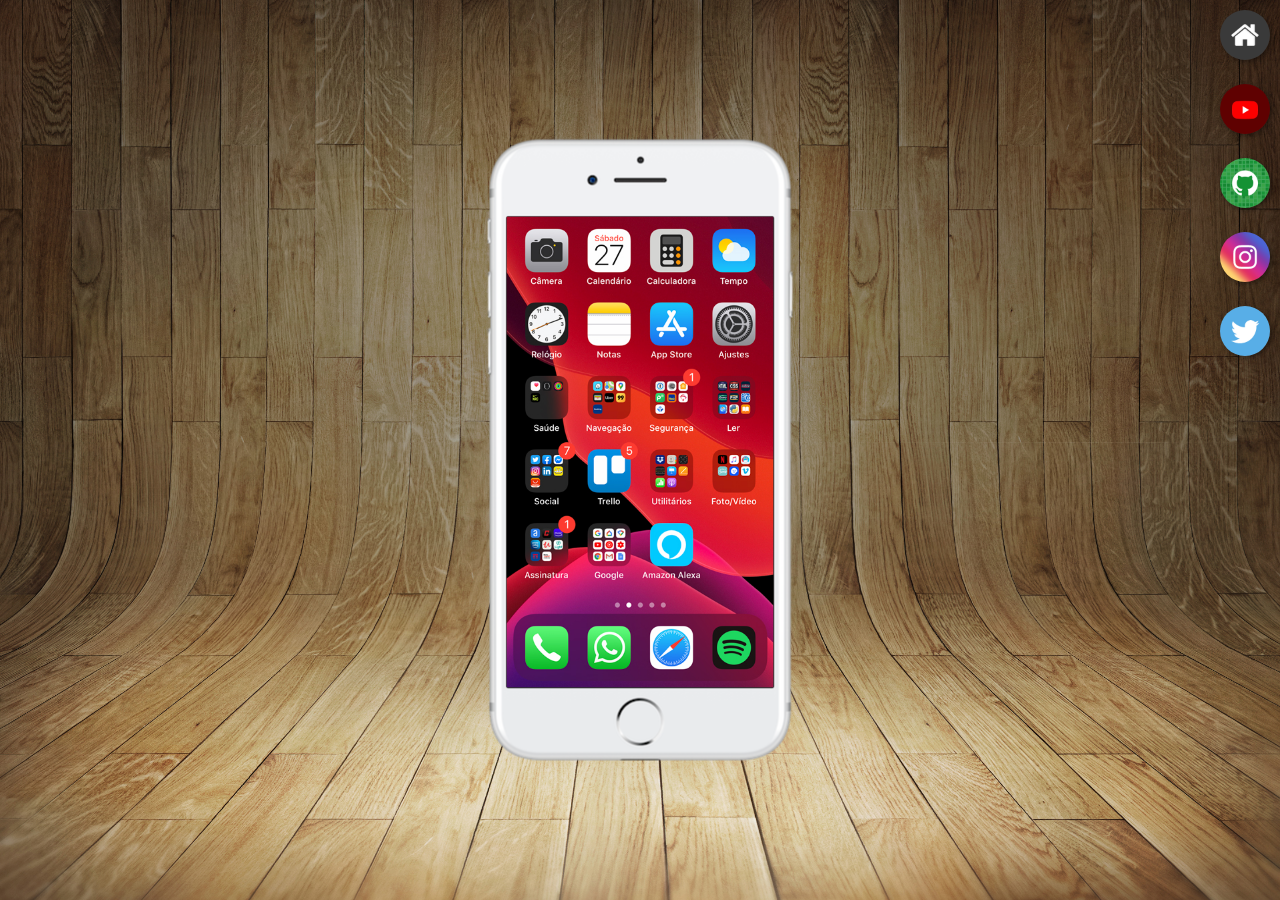
<file: index.html>
<!DOCTYPE html>
<html lang="pt-br">
<head>
    <meta charset="UTF-8">
    <meta name="viewport" content="width=device-width, initial-scale=1.0">
    <link rel="shortcut icon" href="favicon.ico" type="image/x-icon">
    <link rel="stylesheet" href="/style/style.css">
    <title>Projeto Redes Socias</title>
</head>
<body>
    <main>
        <section id="telefone">
            <iframe src="home.html" name="tela" id="tela" frameborder="0">
                Seu navegador não é campatível com isso
            </iframe> 
        </section>
        <section id="redes-sociais">
            <a href="home.html" target="tela"> <img src="imagens/logo-home.jpg" alt=""></a><br>
            <a href="youtube.html" target="tela"><img src="imagens/logo-youtube.jpg" alt=""></a><br>
            <a href="github.html" target="tela"> <img src="imagens/logo-github.jpg" alt=""></a><br>
            <a href="insta.html" target="tela"><img src="imagens/logo-instagram.jpg" alt=""></a><br>
            <a href="twitter.html" target="tela"> <img src="imagens/logo-twitter.jpg" alt=""> </a><br>
        </section>
    </main>
</body>
</html>
</file>
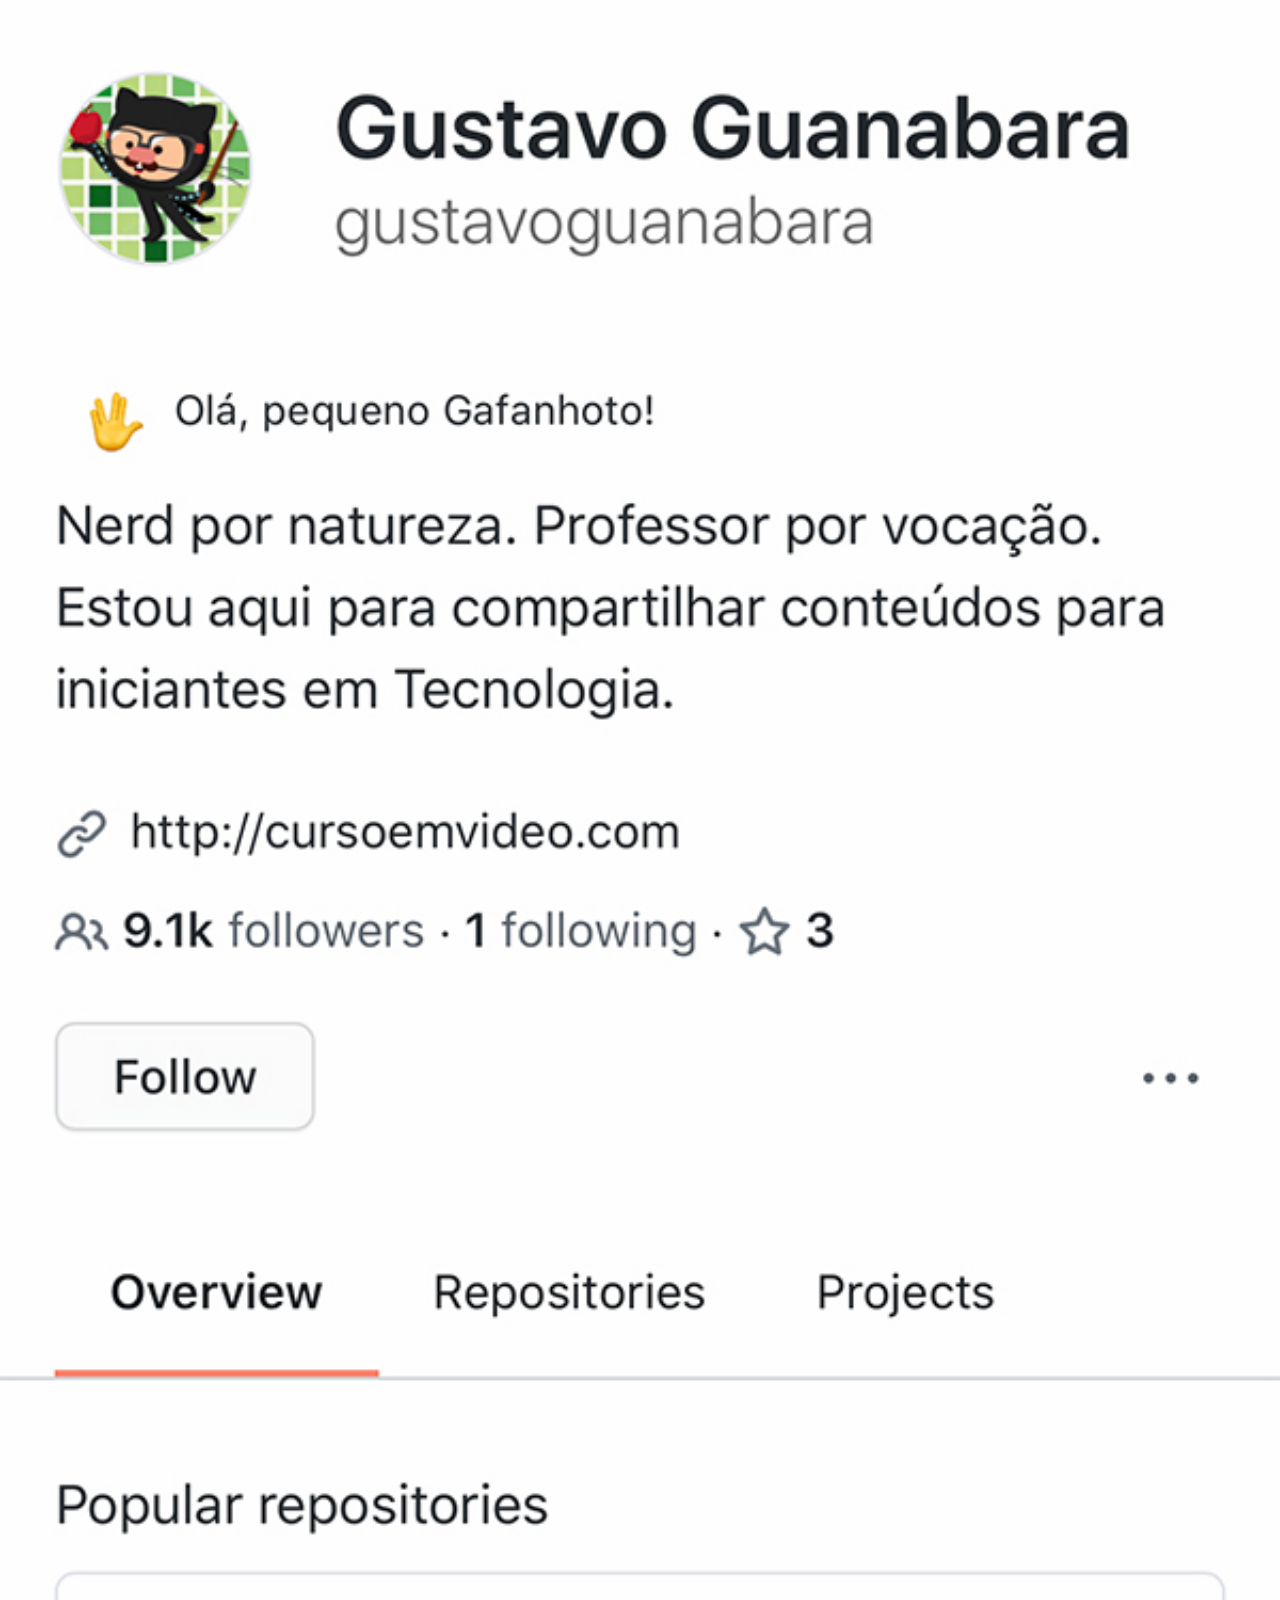
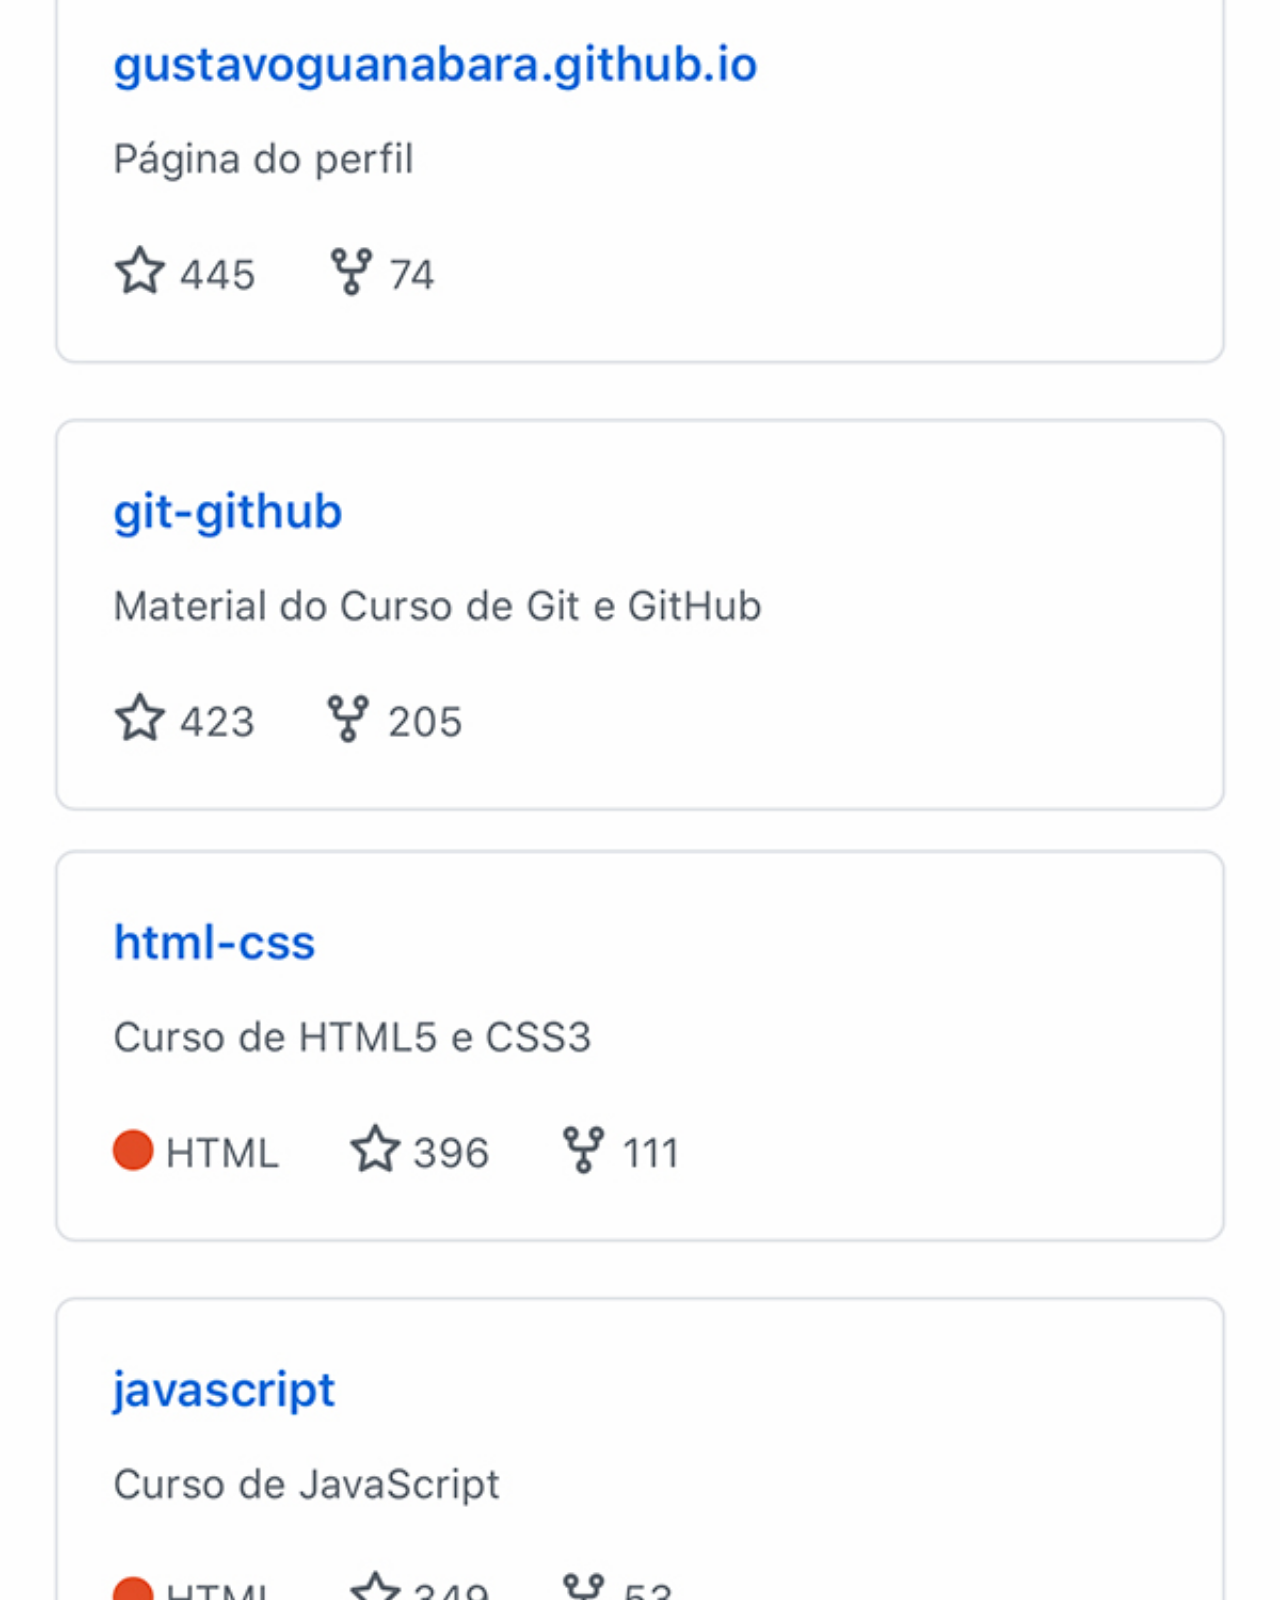
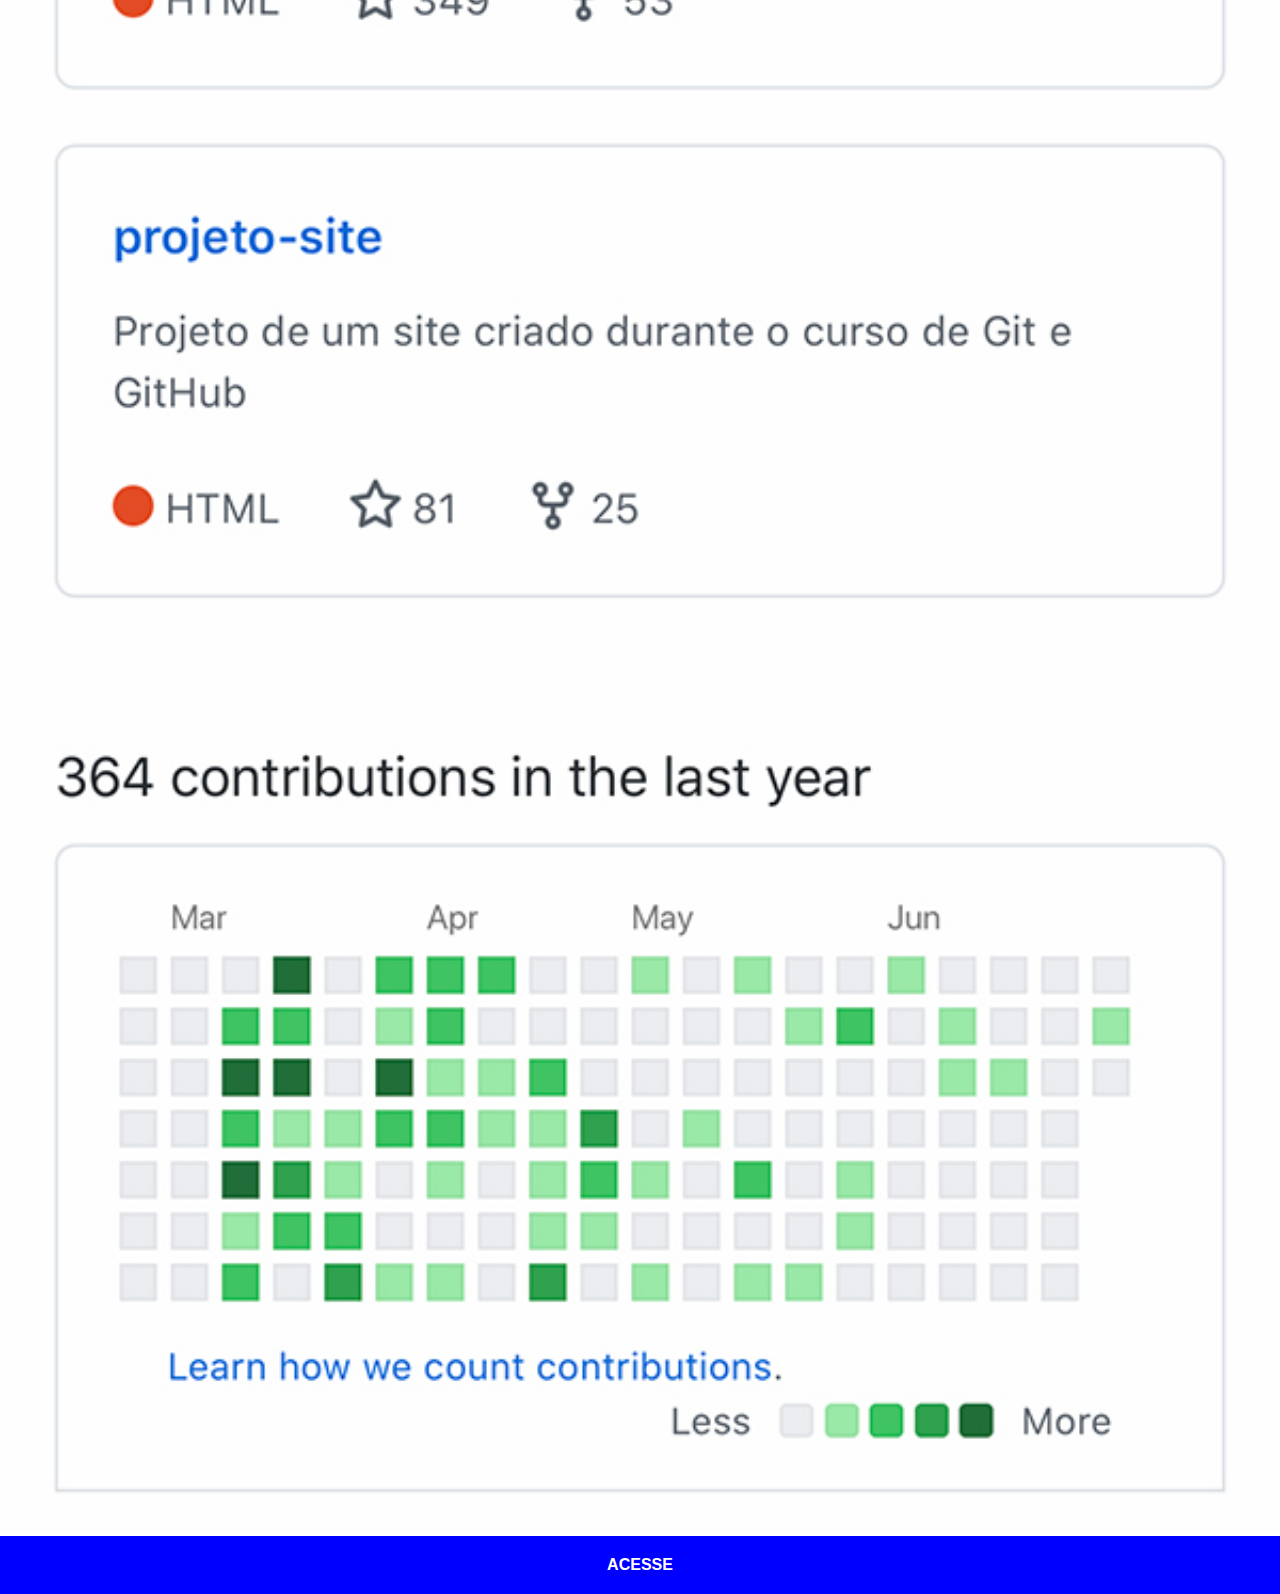
<file: github.html>
<!DOCTYPE html>
<html lang="pt-br">
<head>
    <meta charset="UTF-8">
    <meta name="viewport" content="width=device-width, initial-scale=1.0">
    <title>github</title>
    <link rel="stylesheet" href="style/social.css">
</head>
<body>
    <img src="imagens/tela-github.jpg" alt="github">
    <a href="https://github.com/gustavoguanabara" target="_blank">ACESSE</a>
</body>
</html>
</file>
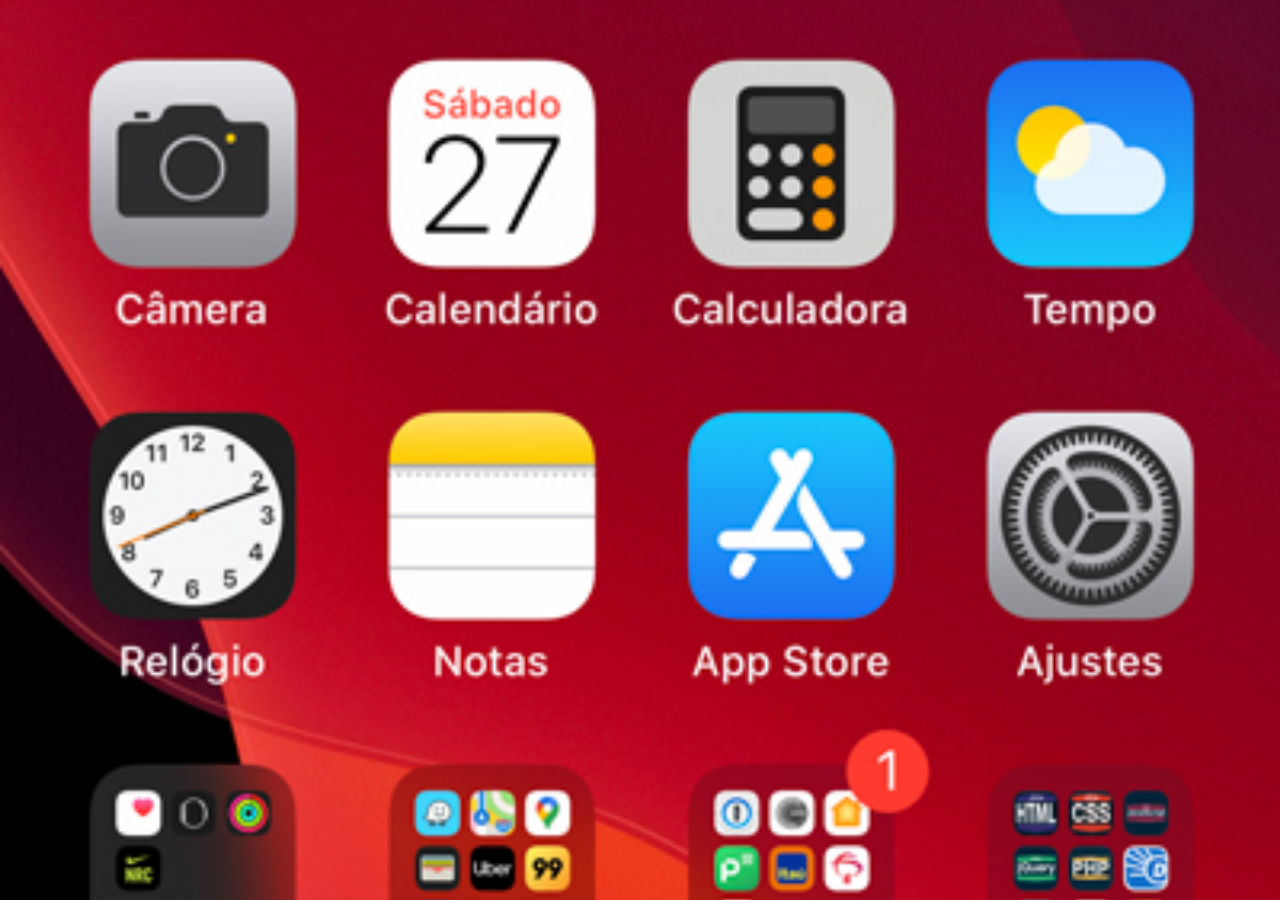
<file: home.html>
<!DOCTYPE html>
<html lang="pt-br">
<head>
    <meta charset="UTF-8">
    <meta name="viewport" content="width=device-width, initial-scale=1.0">
    <title>Home</title>
</head>
<style>
    *{
        margin: 0px;
        padding: 0px;
    }

    body{
        width: 100vw;
        height: 100vh;
        background: black url('imagens/tela-home.jpg') no-repeat top center;
        background-size: cover;
    }
</style>
<body>
    
</body>
</html>
</file>
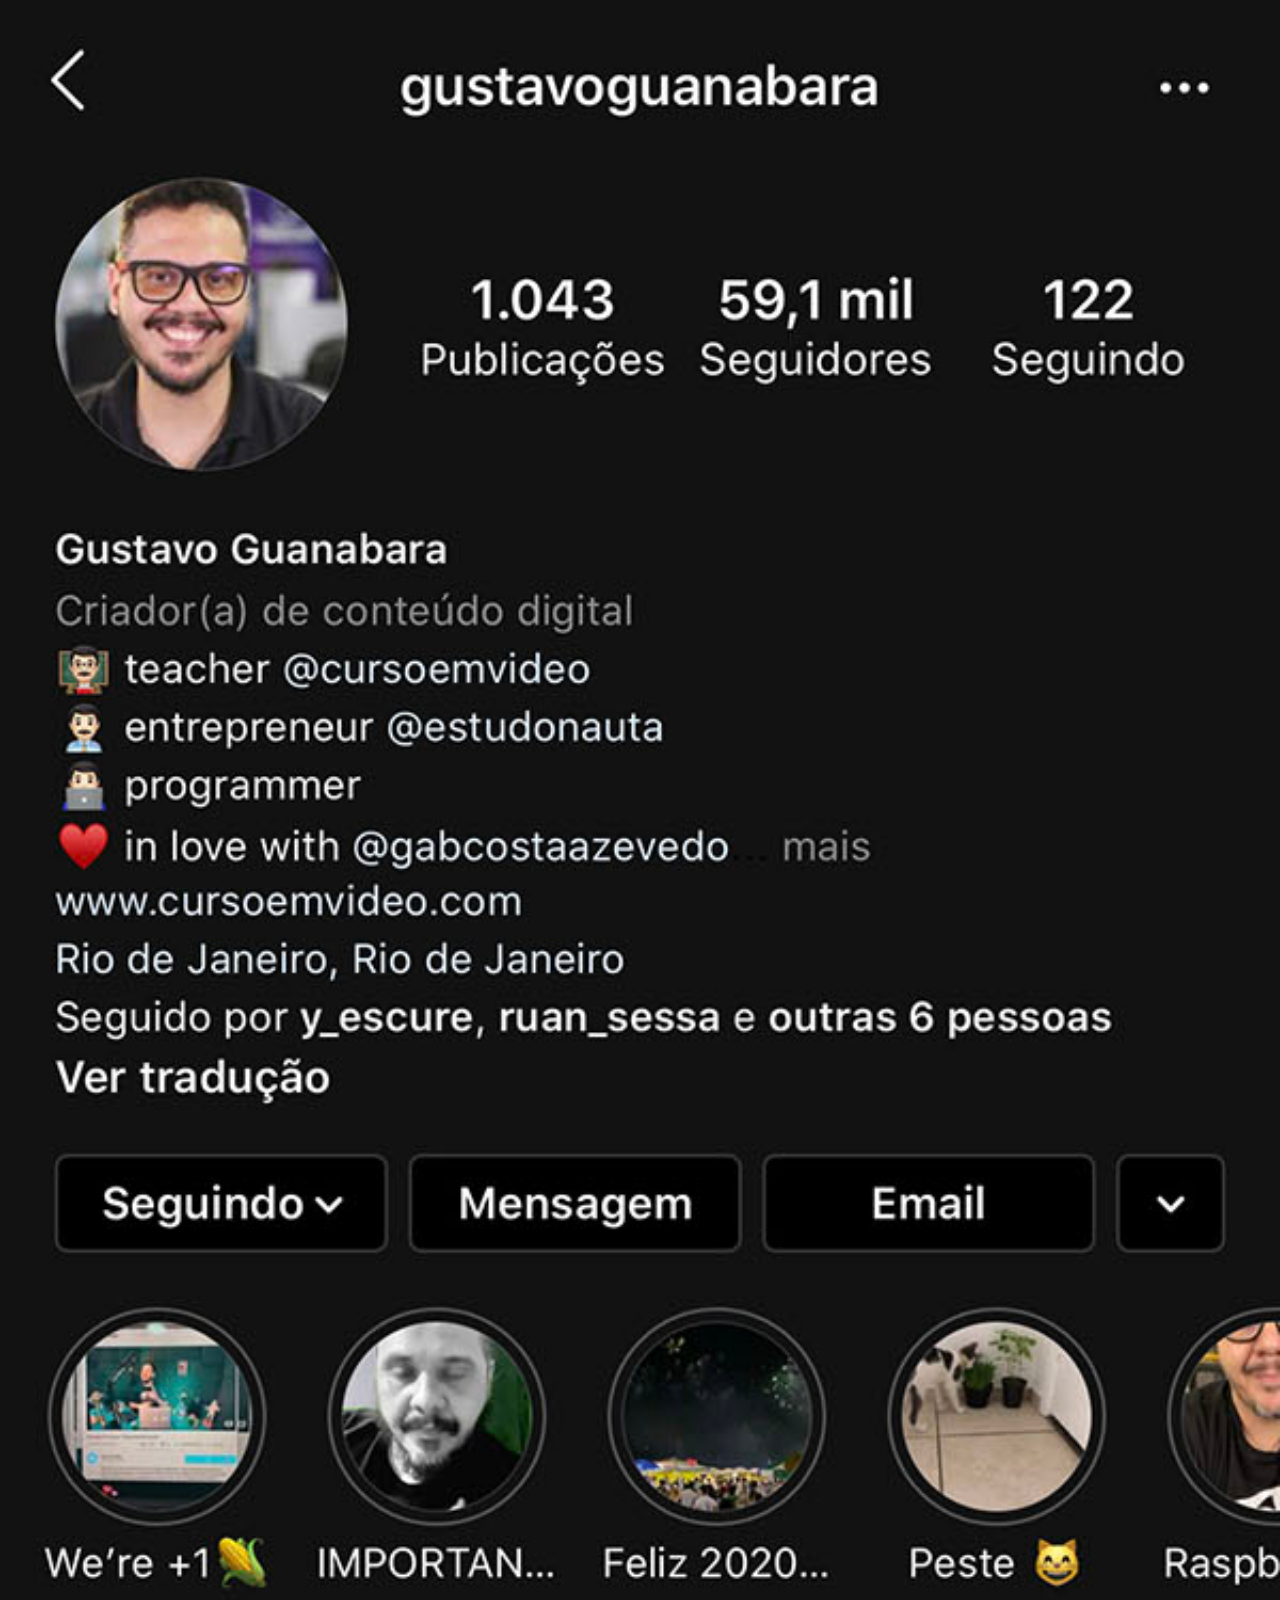
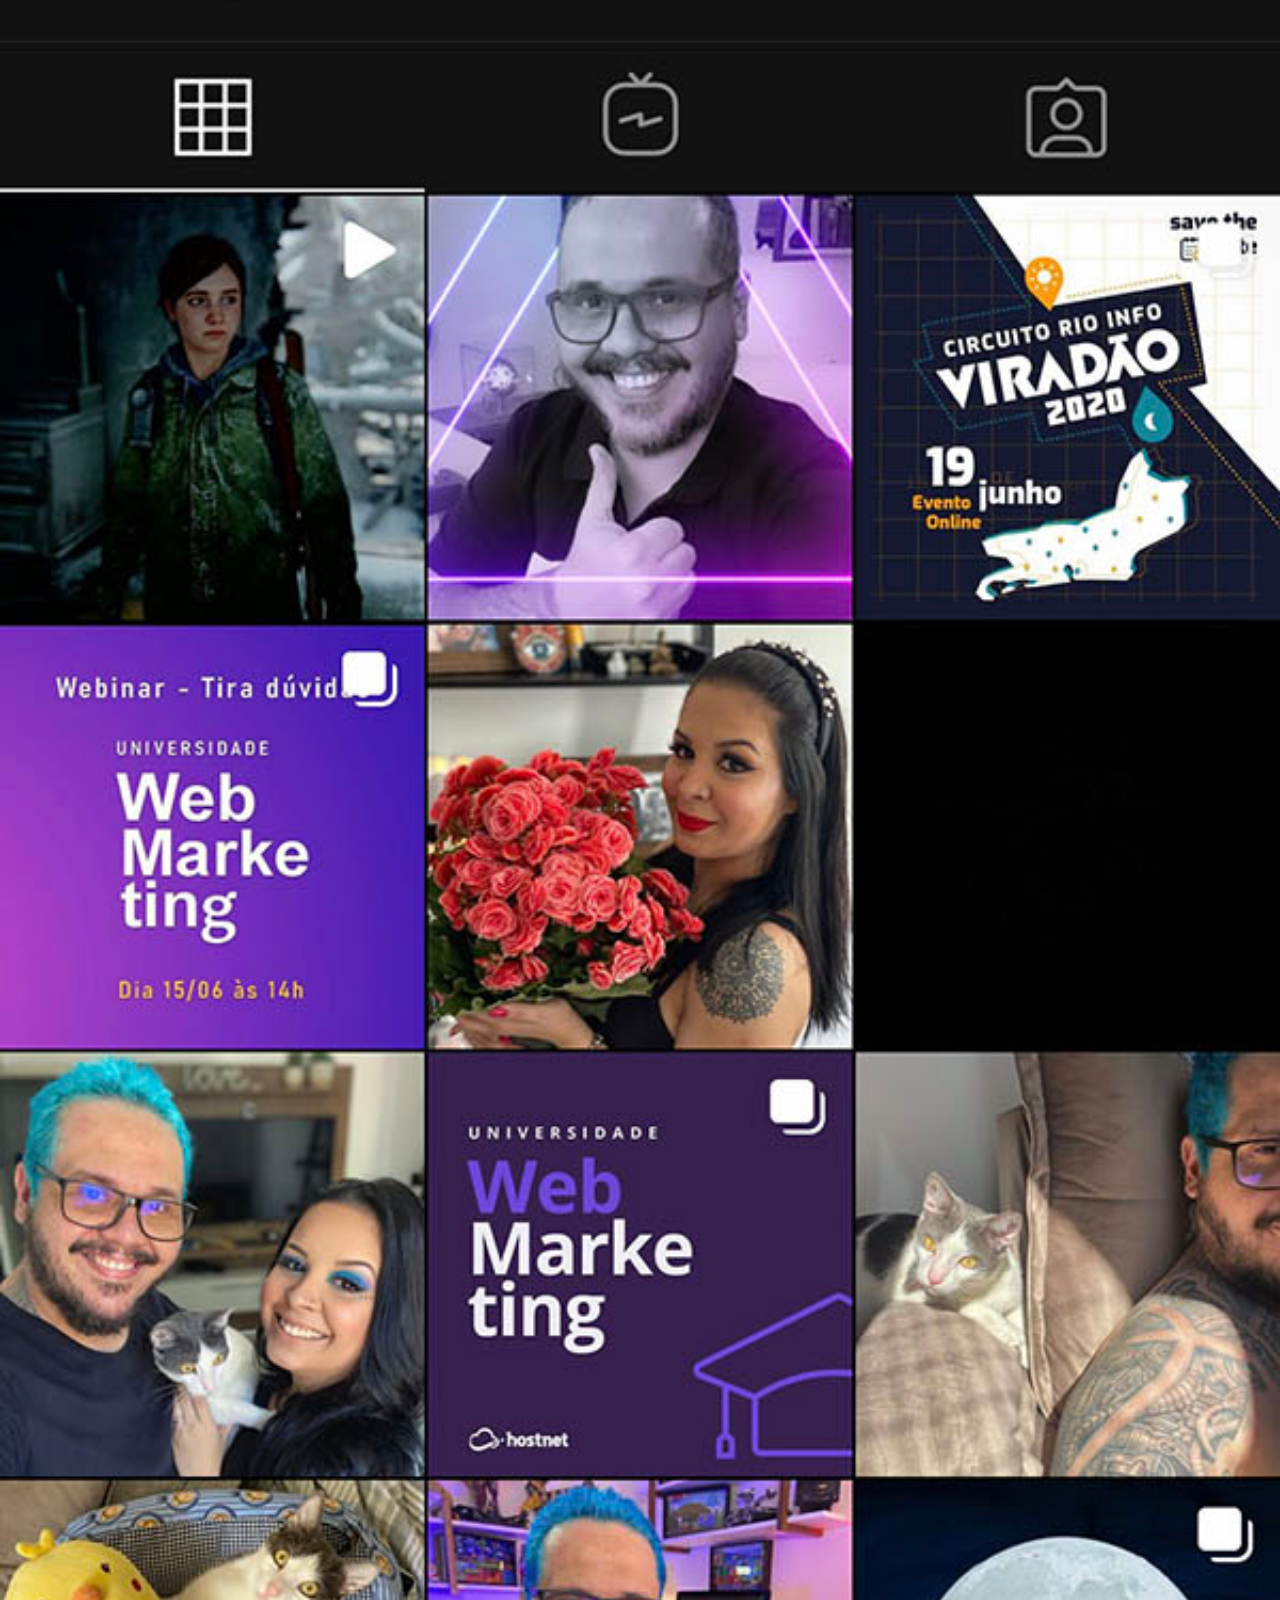
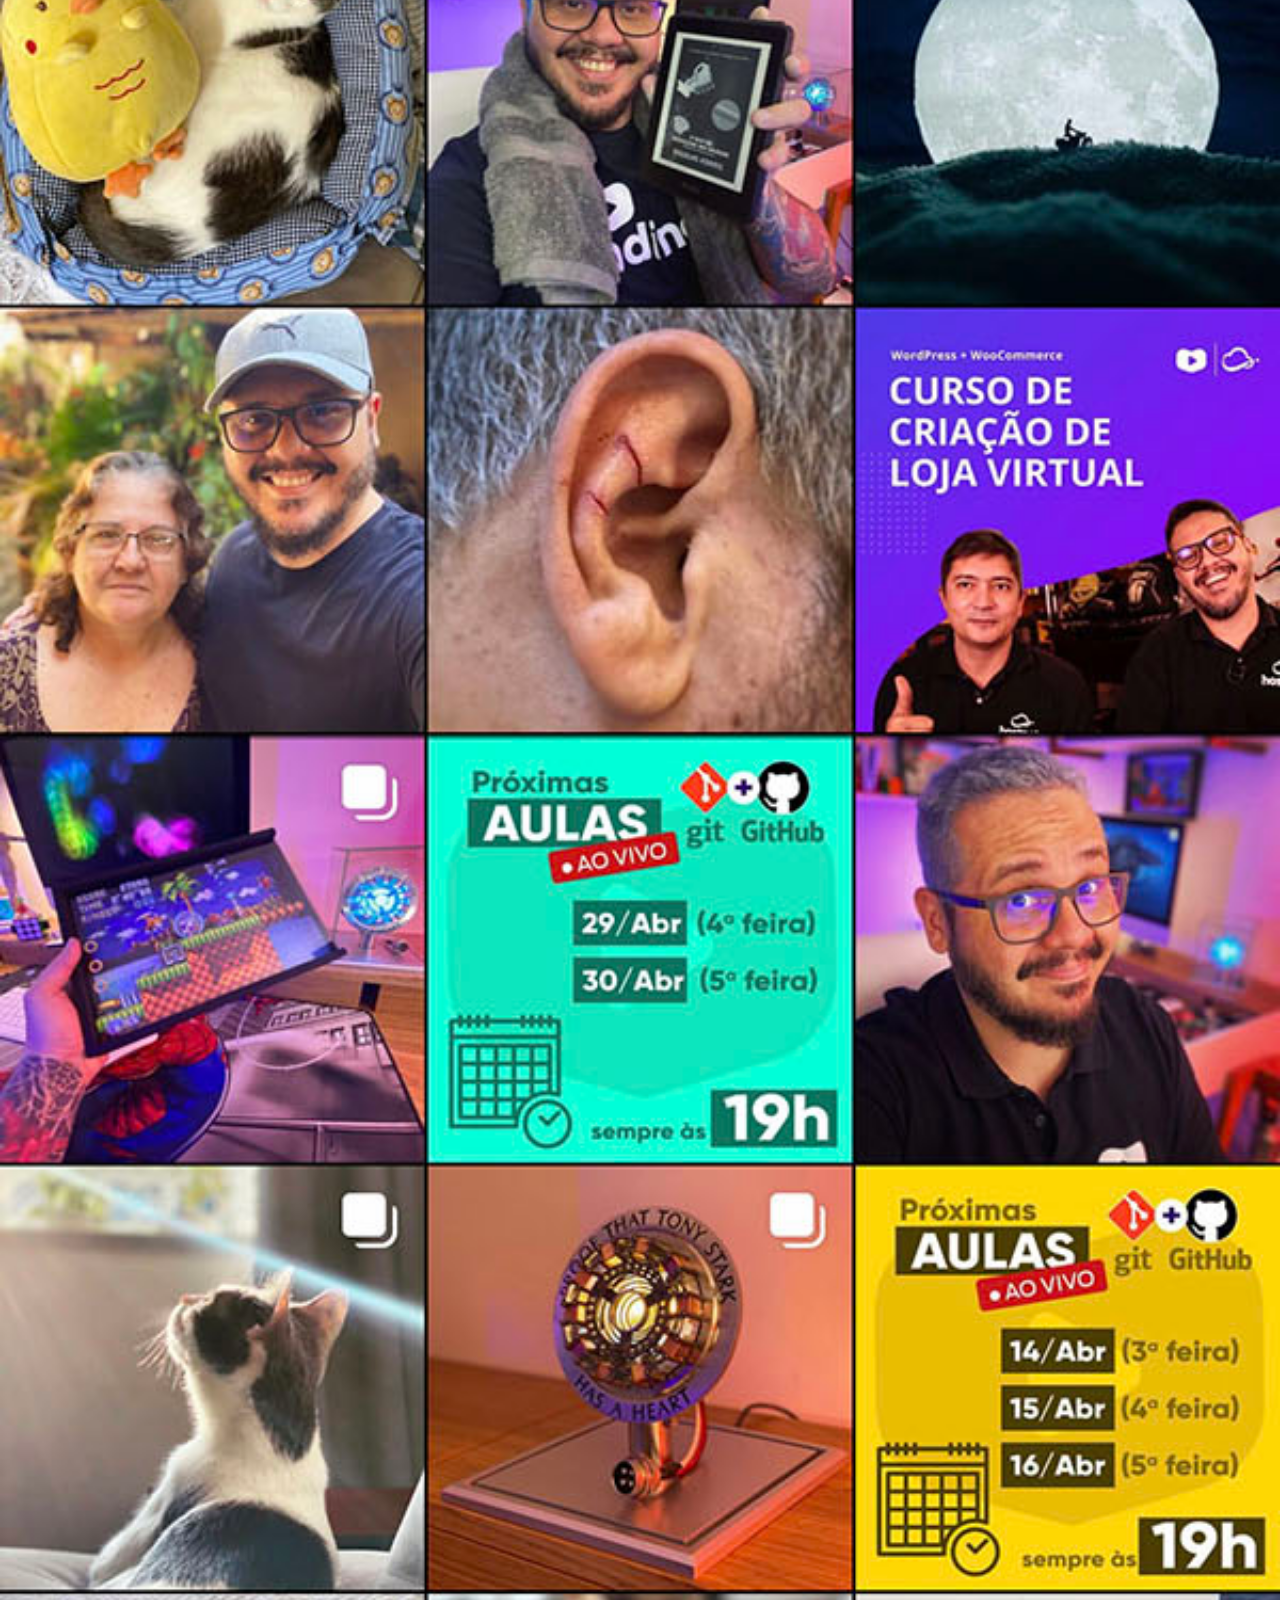
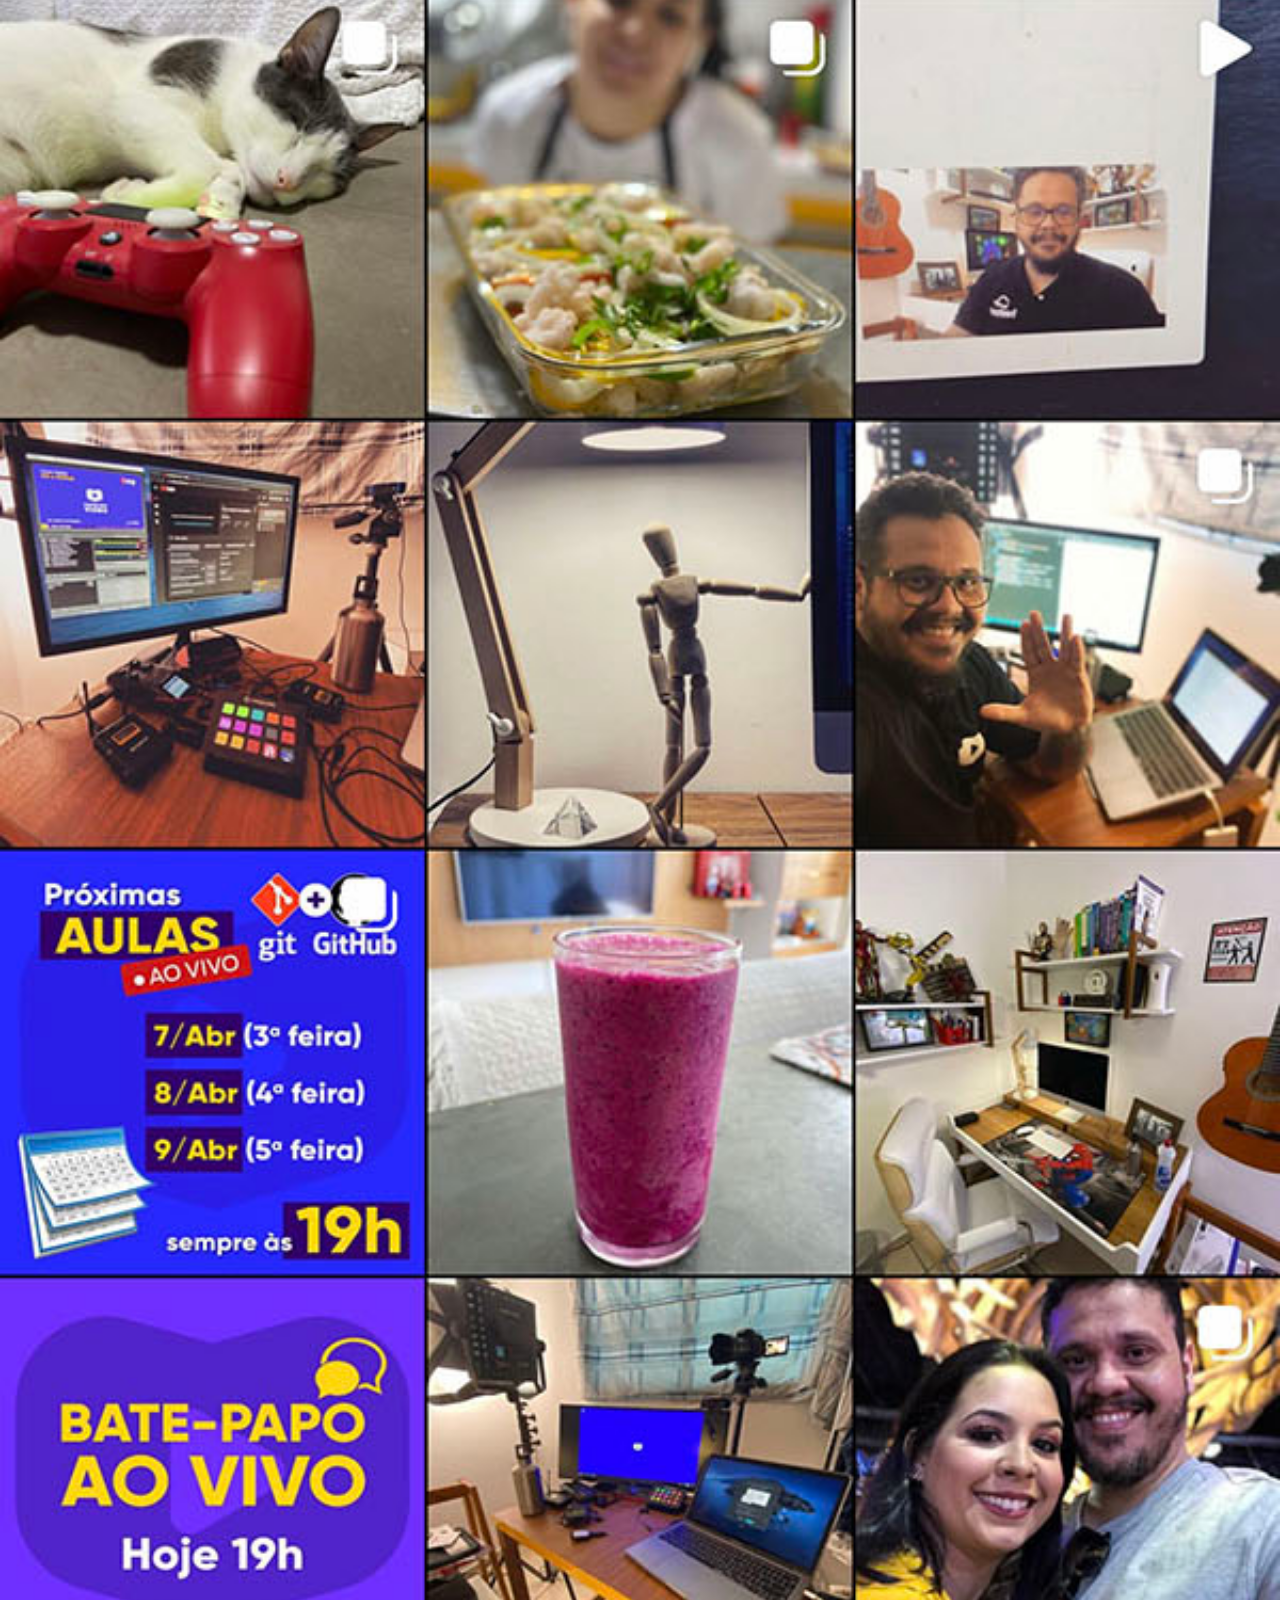
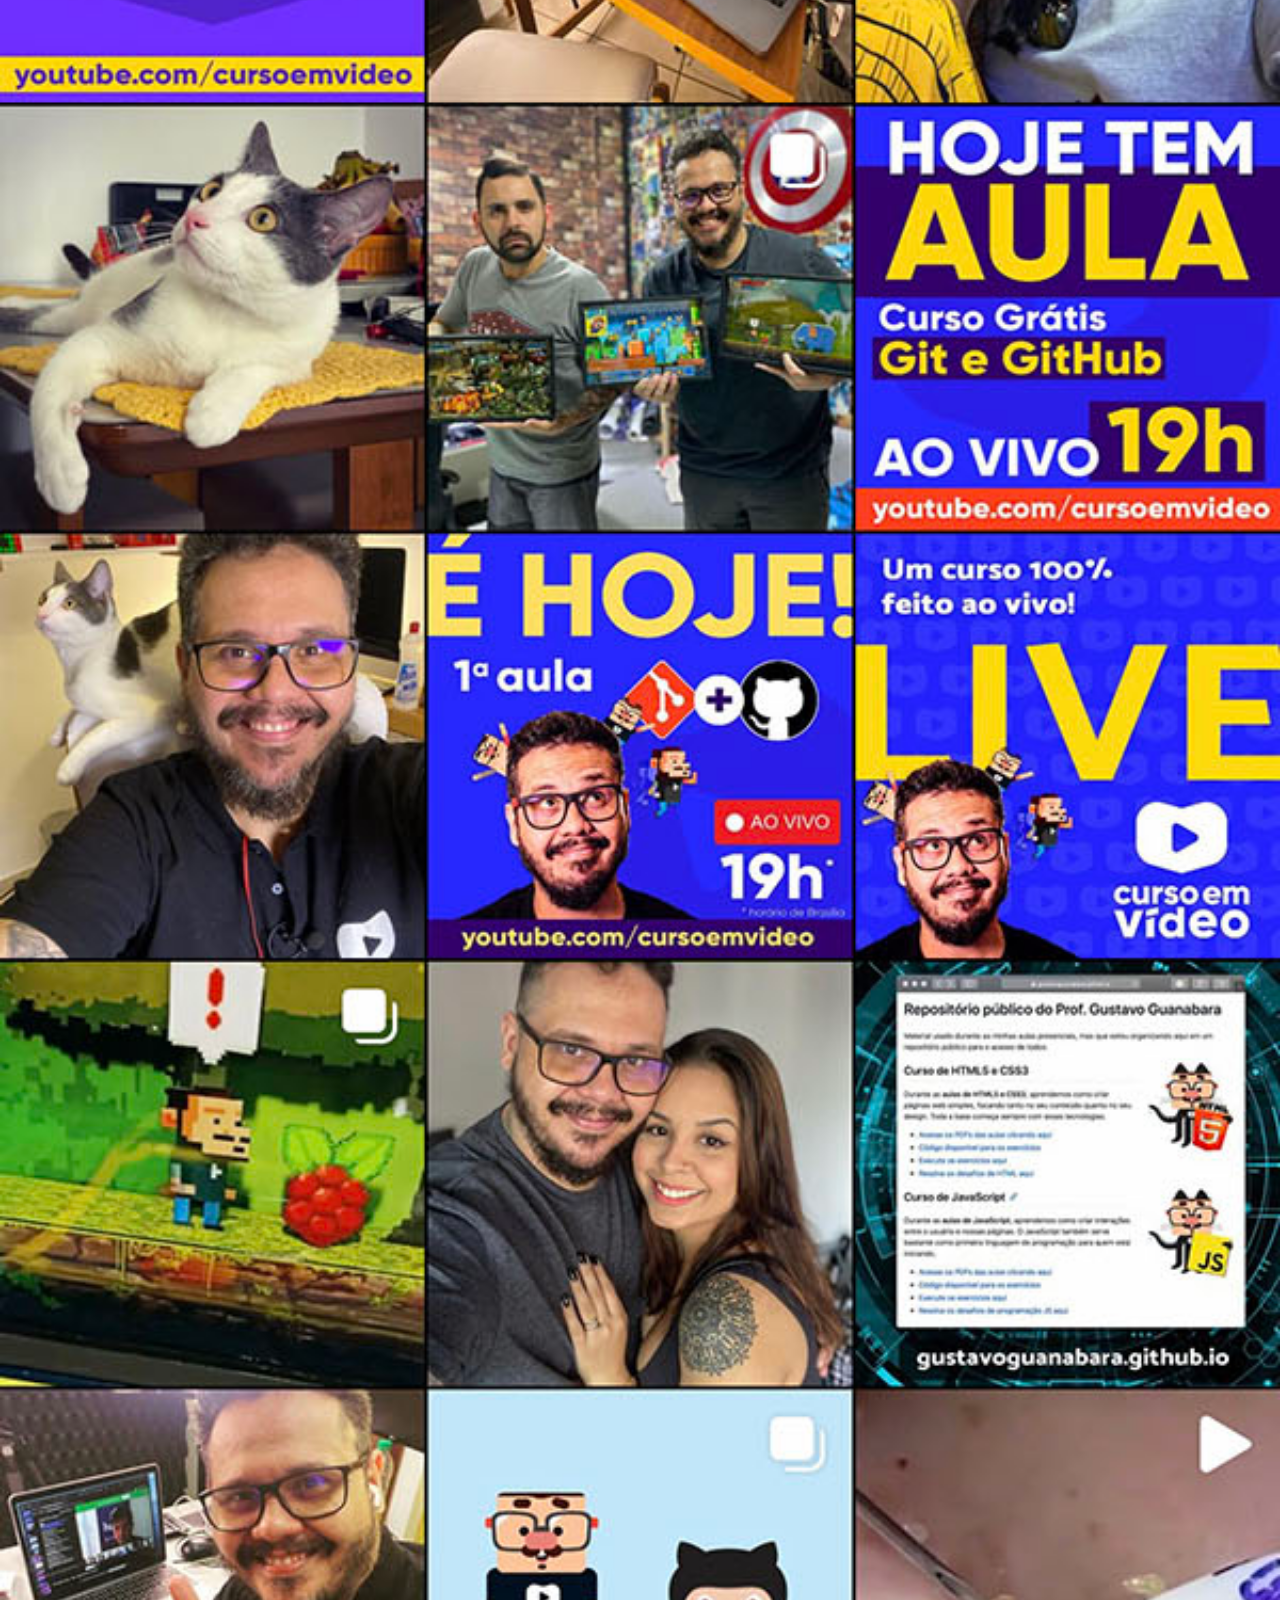
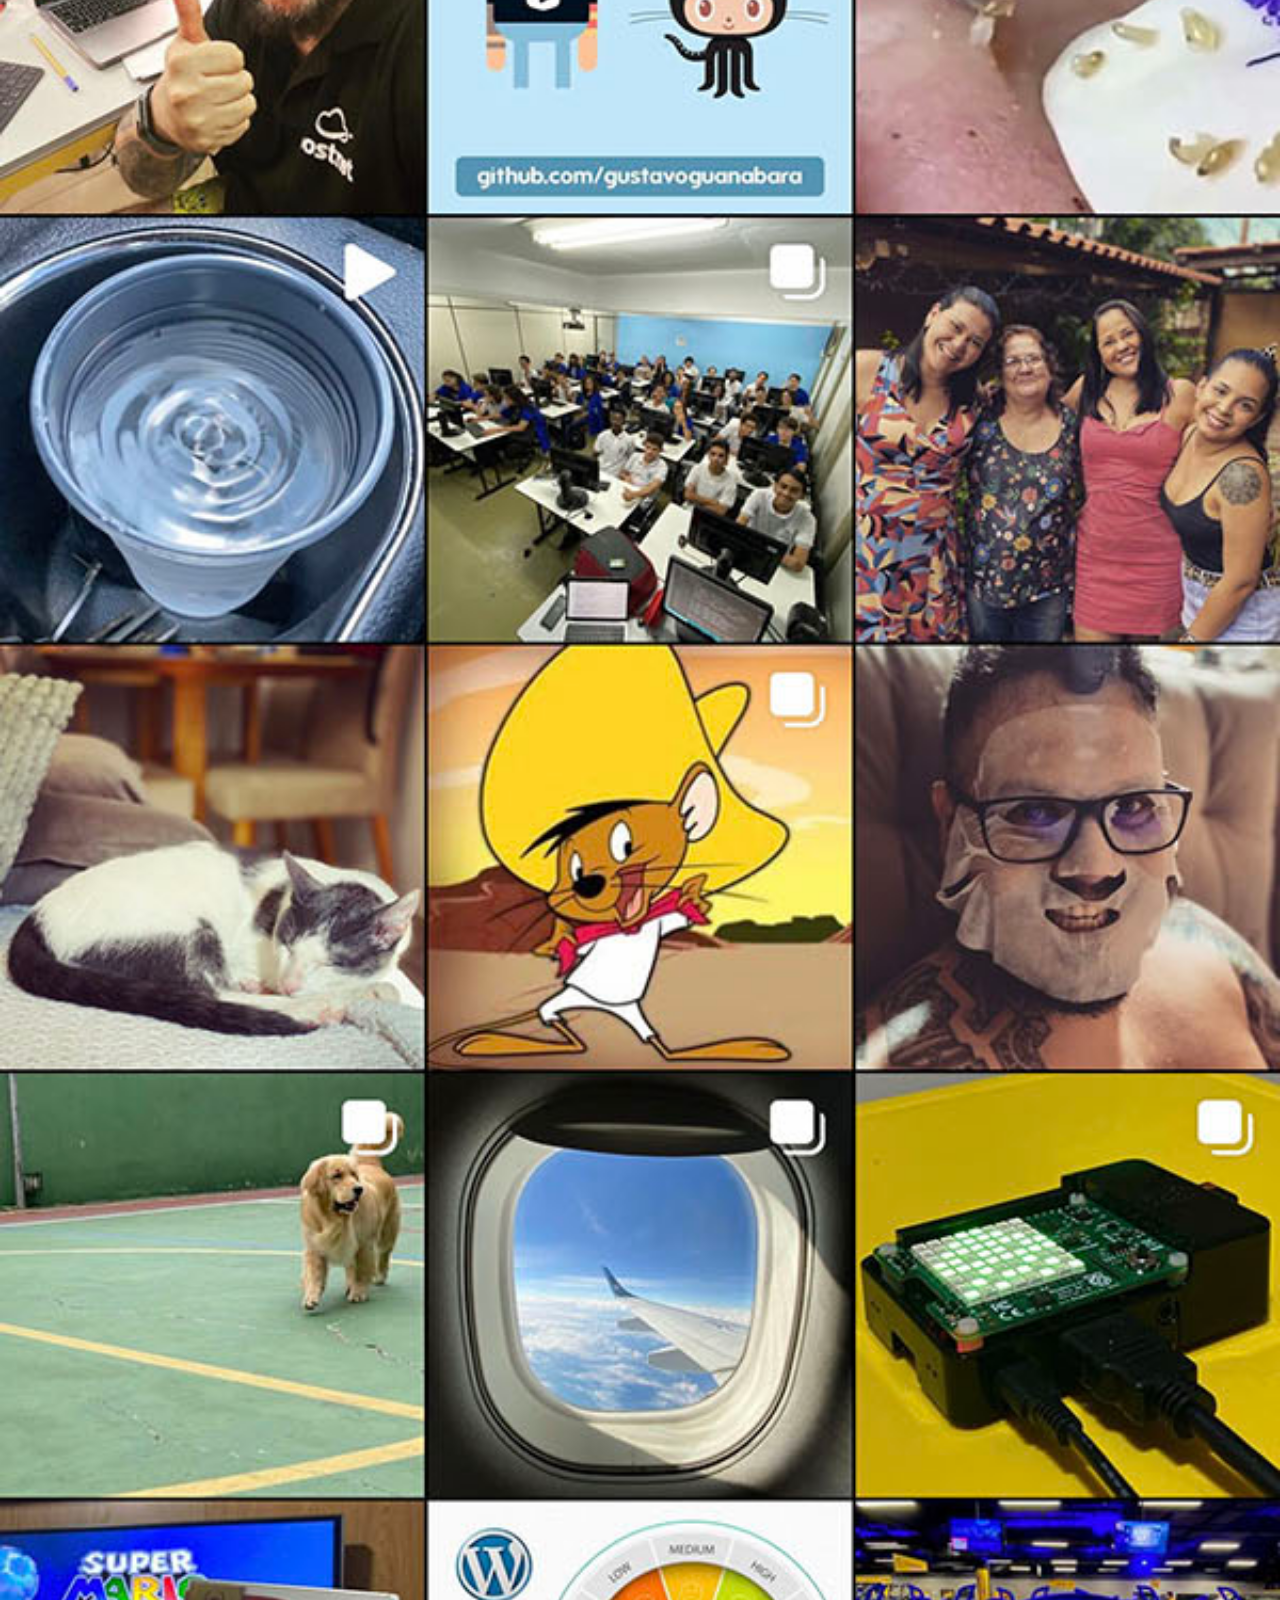
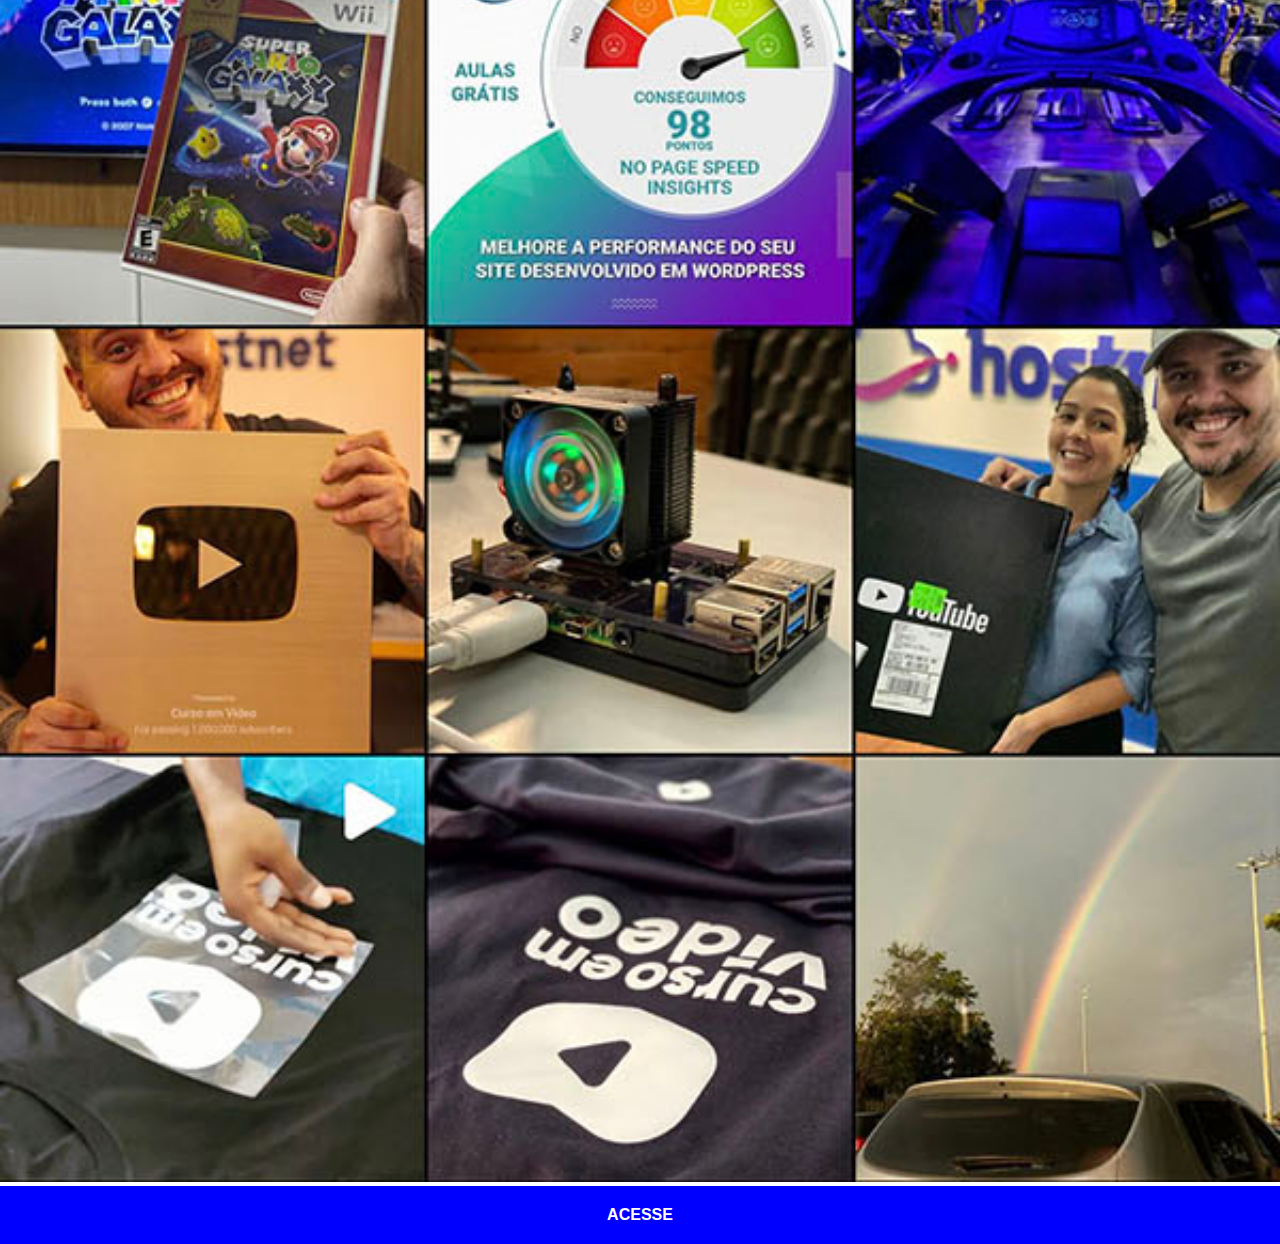
<file: insta.html>
<!DOCTYPE html>
<html lang="pt-br">
<head>
    <meta charset="UTF-8">
    <meta name="viewport" content="width=device-width, initial-scale=1.0">
    <title>instragram</title>
    <link rel="stylesheet" href="style/social.css">
</head>
<body>
    <img src="imagens/tela-instagram.jpg" alt="github">
    <a href="https://www.instagram.com/gustavoguanabara/" target="_blank">ACESSE</a>
</body>
</html>
</file>
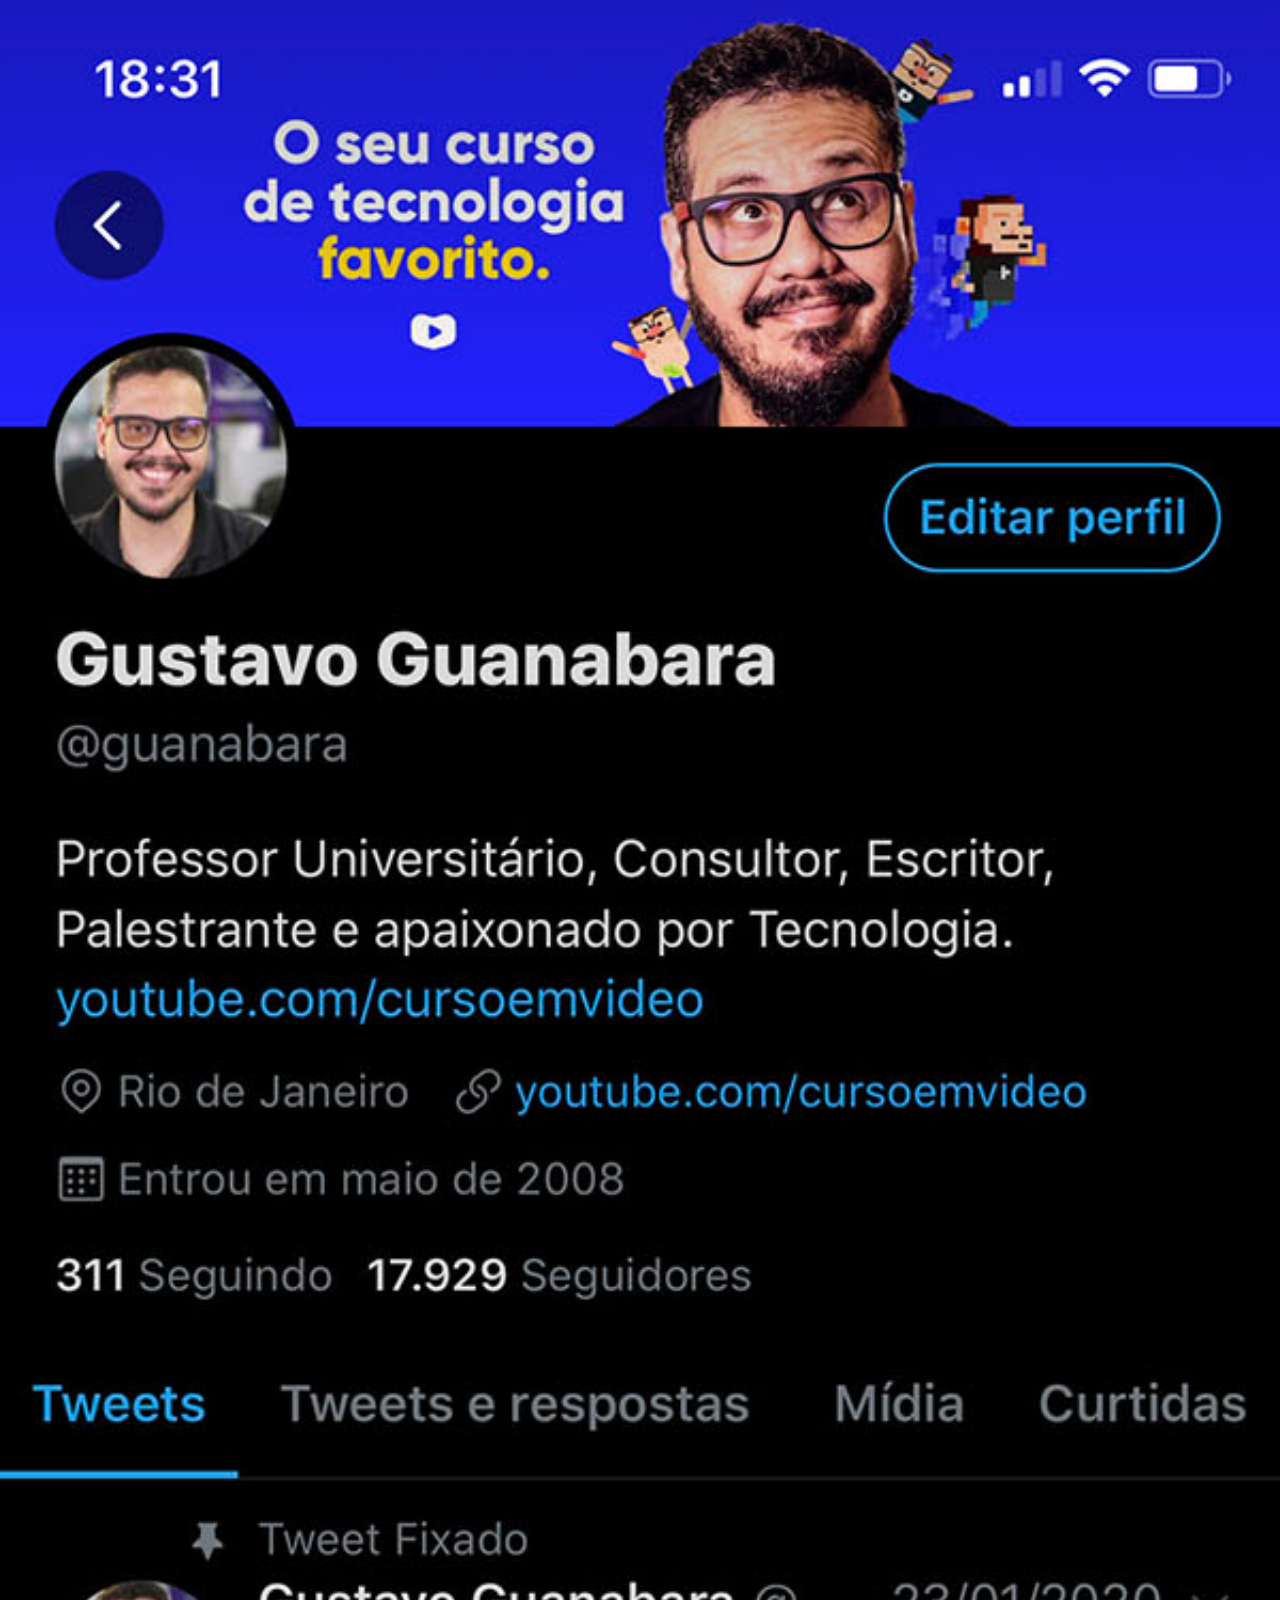
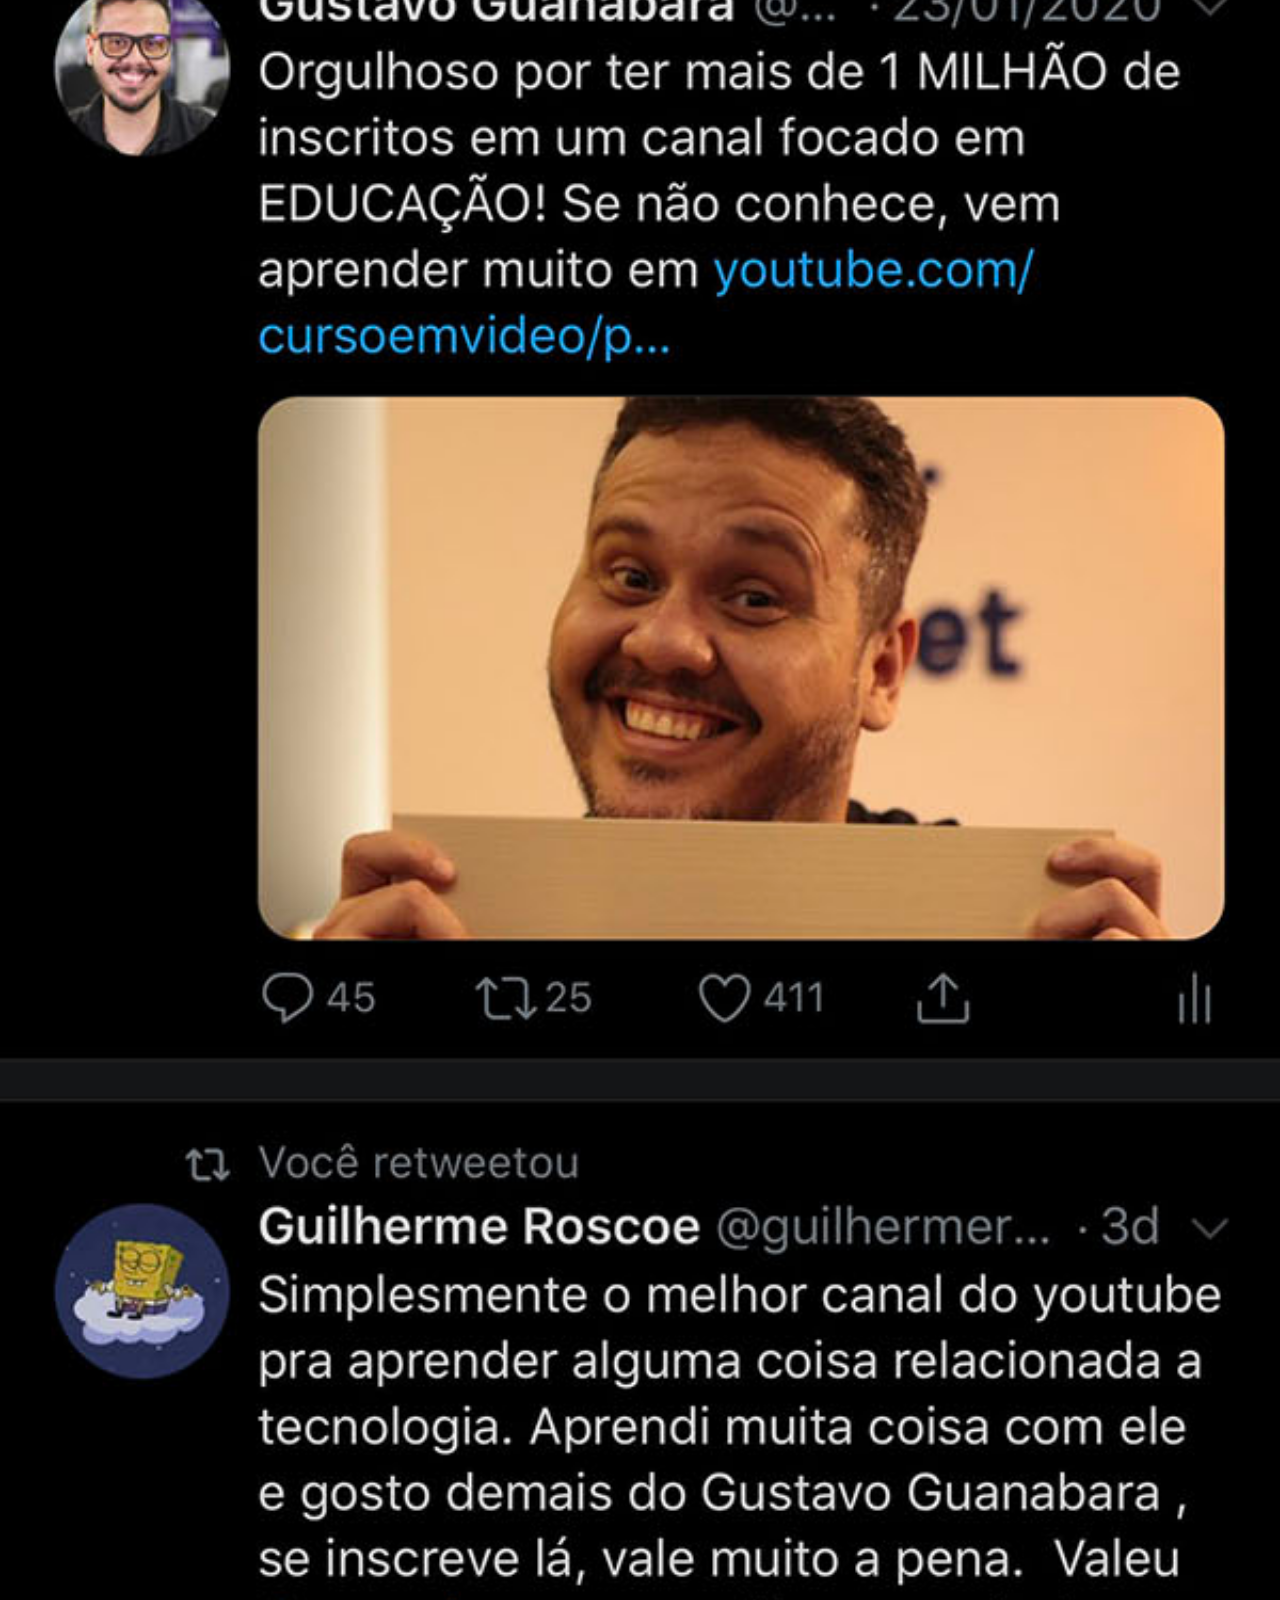
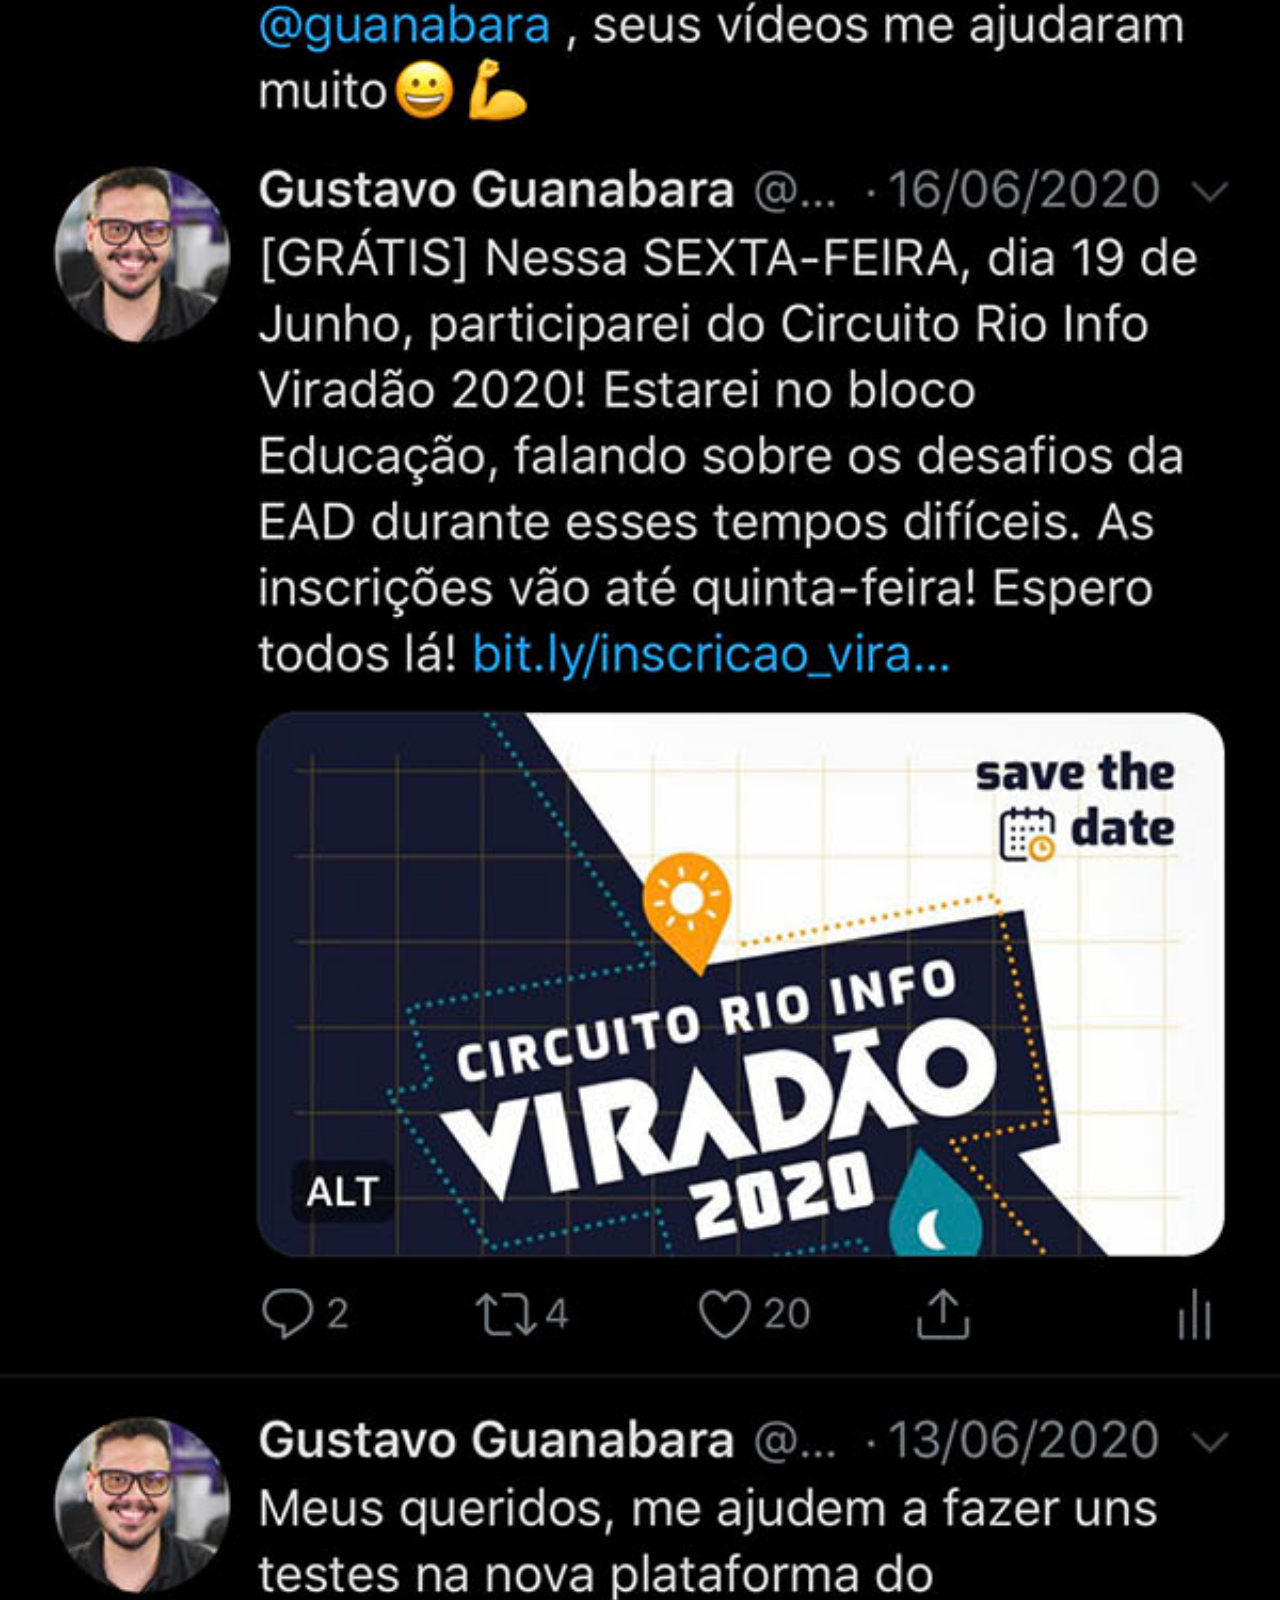
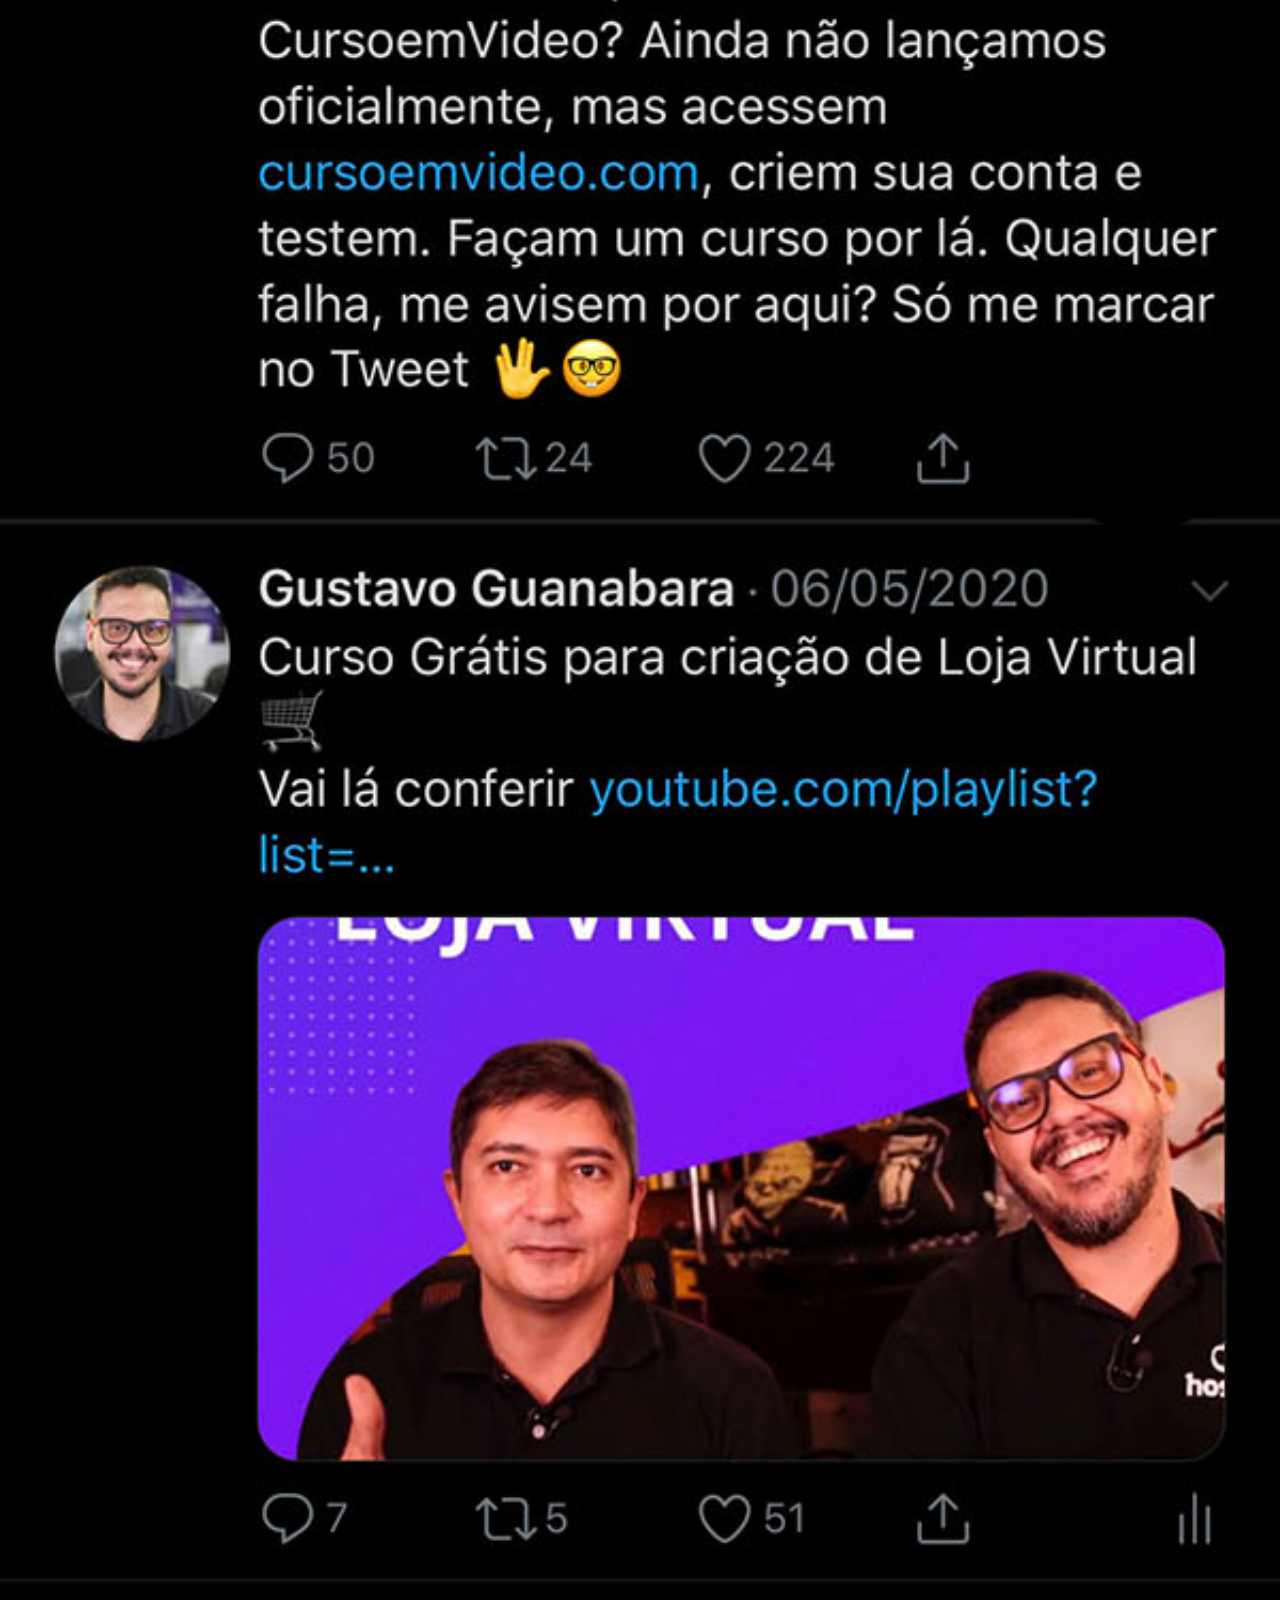
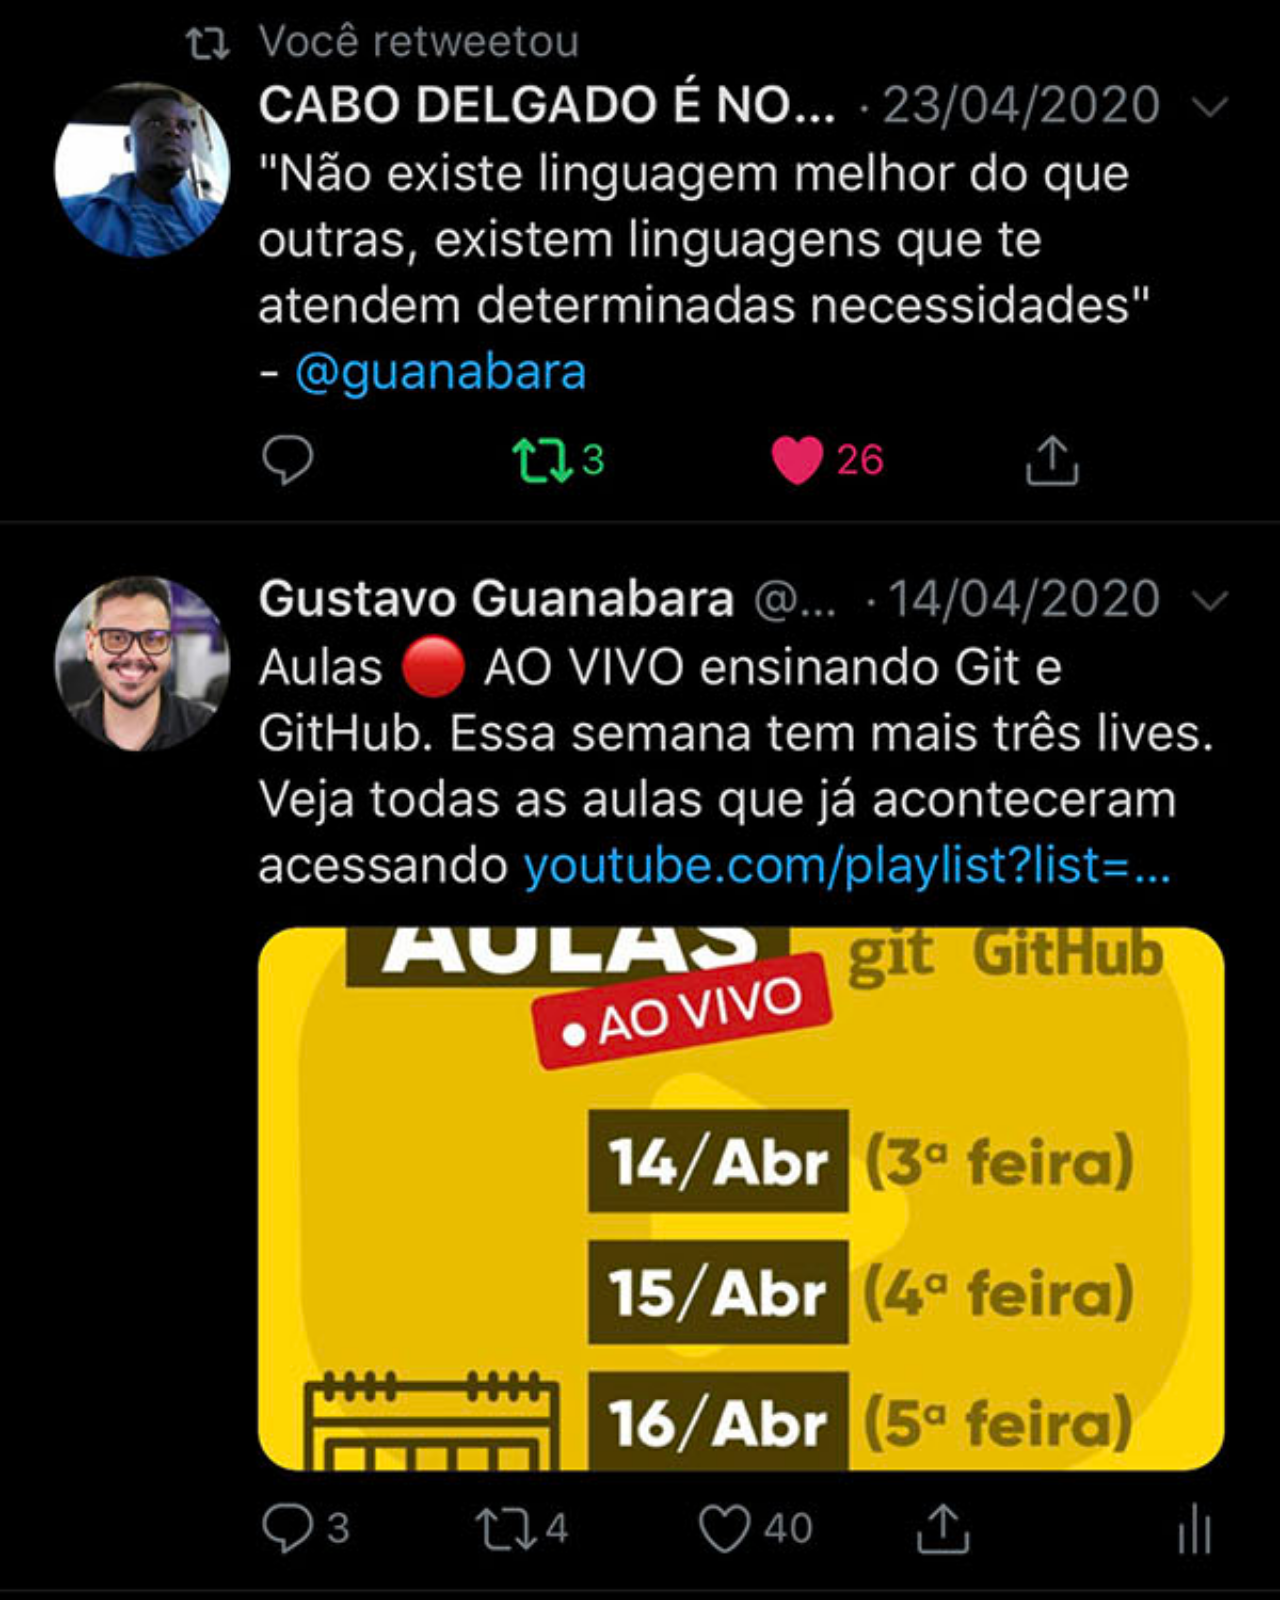
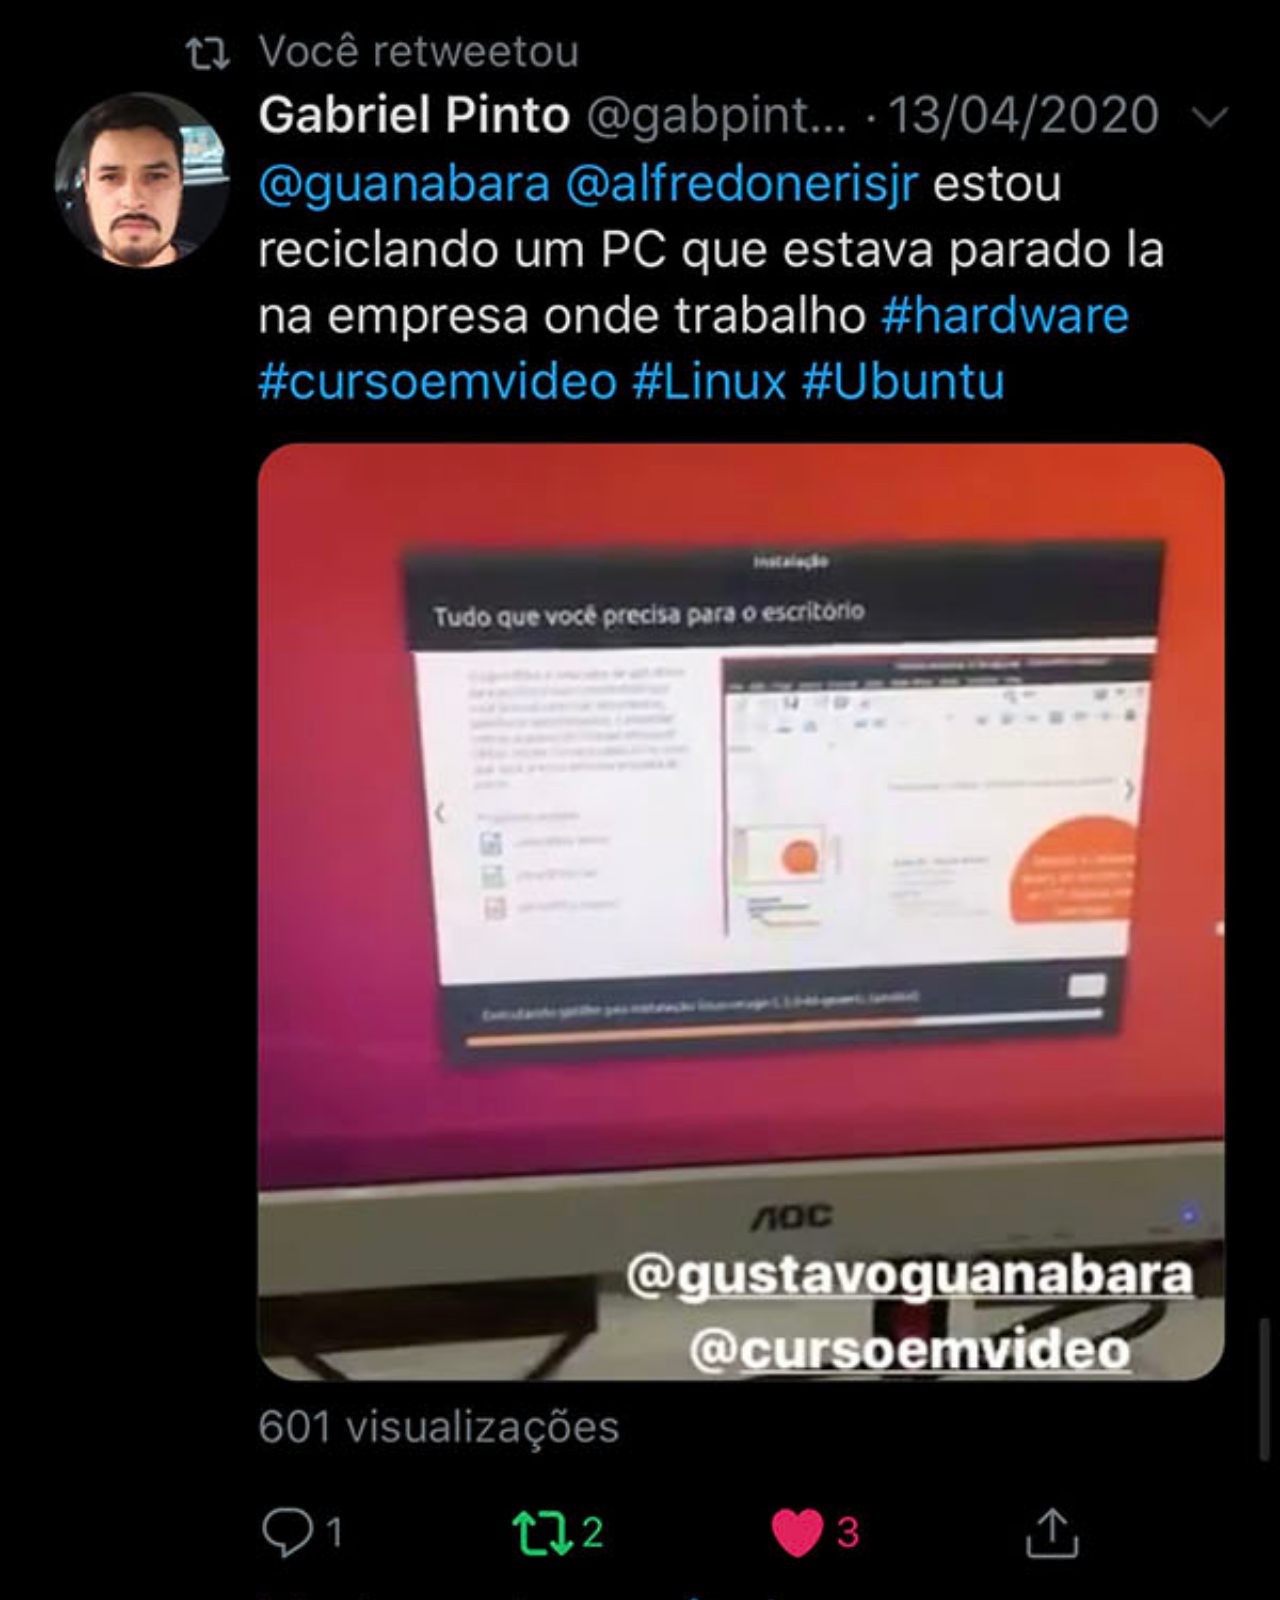
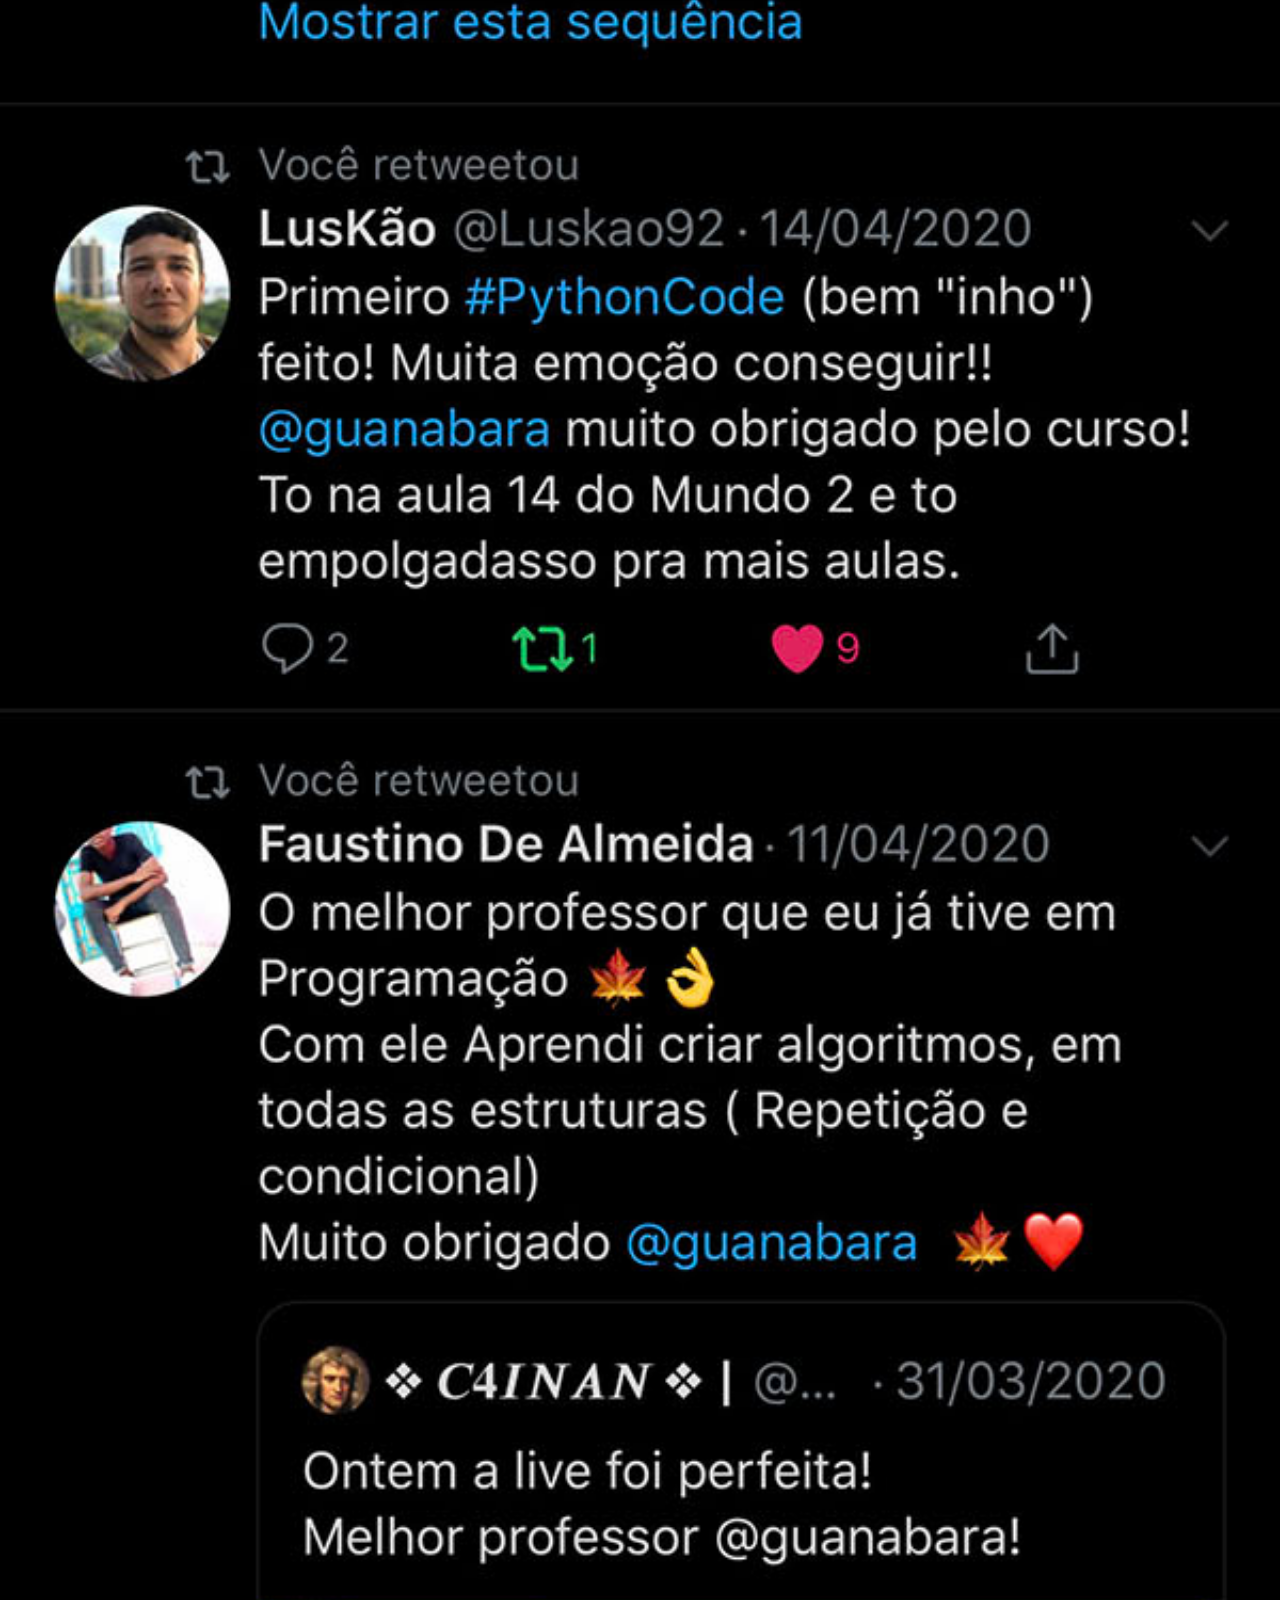
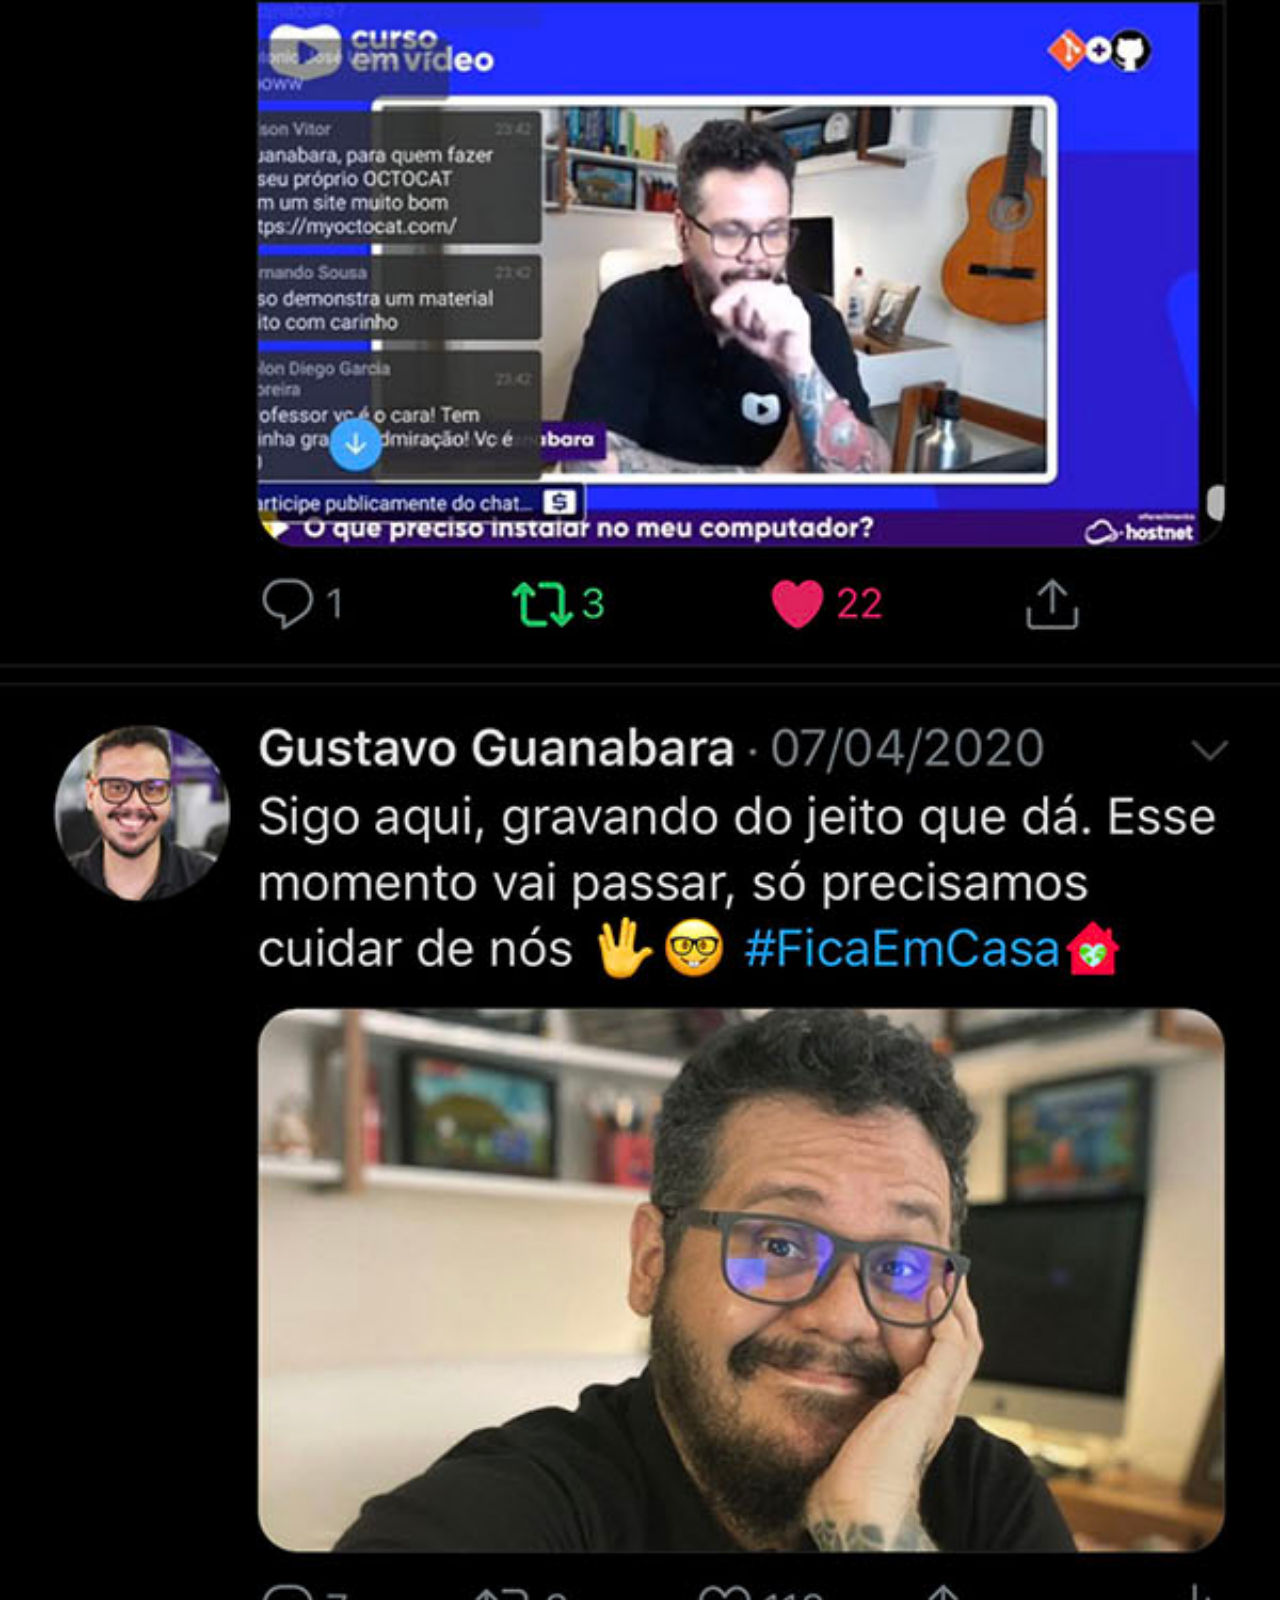
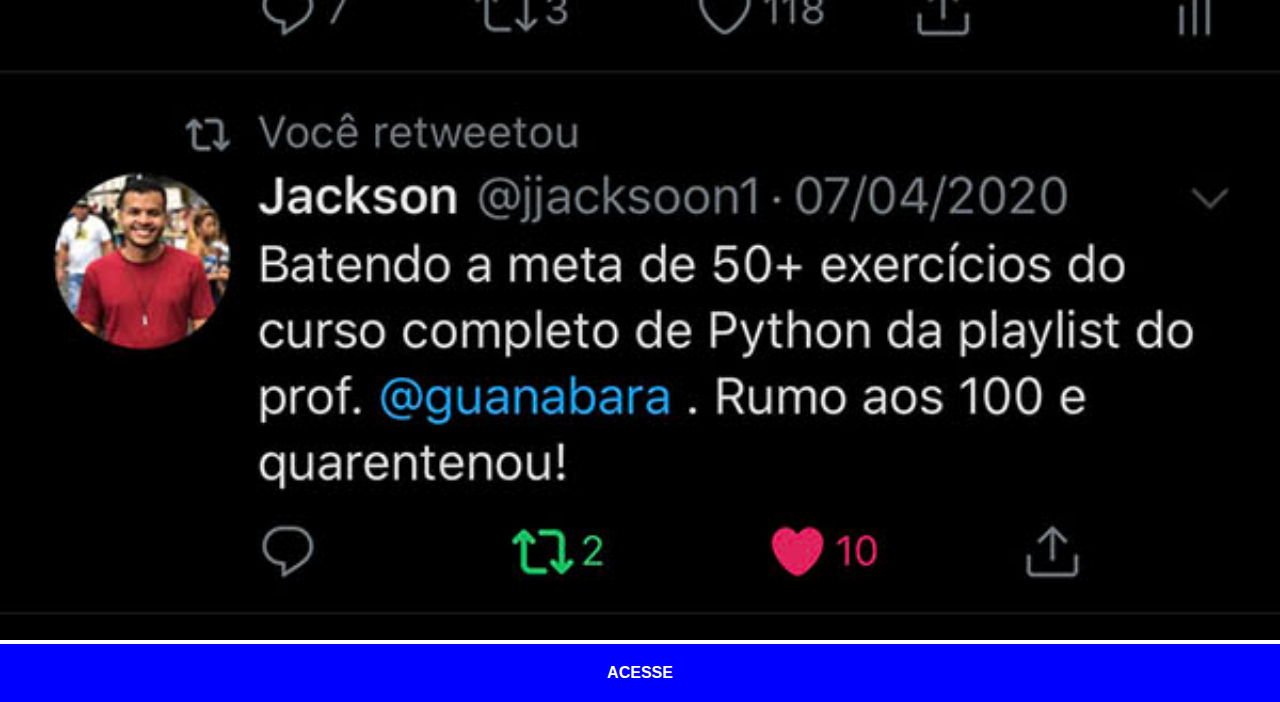
<file: twitter.html>
<!DOCTYPE html>
<html lang="pt-br">
<head>
    <meta charset="UTF-8">
    <meta name="viewport" content="width=device-width, initial-scale=1.0">
    <title>twitter</title>
    <link rel="stylesheet" href="style/social.css">
</head>
<body>
    <img src="imagens/tela-twitter.jpg" alt="github">
    <a href="https://x.com/guanabara" target="_blank">ACESSE</a>
</body>
</html>
</file>
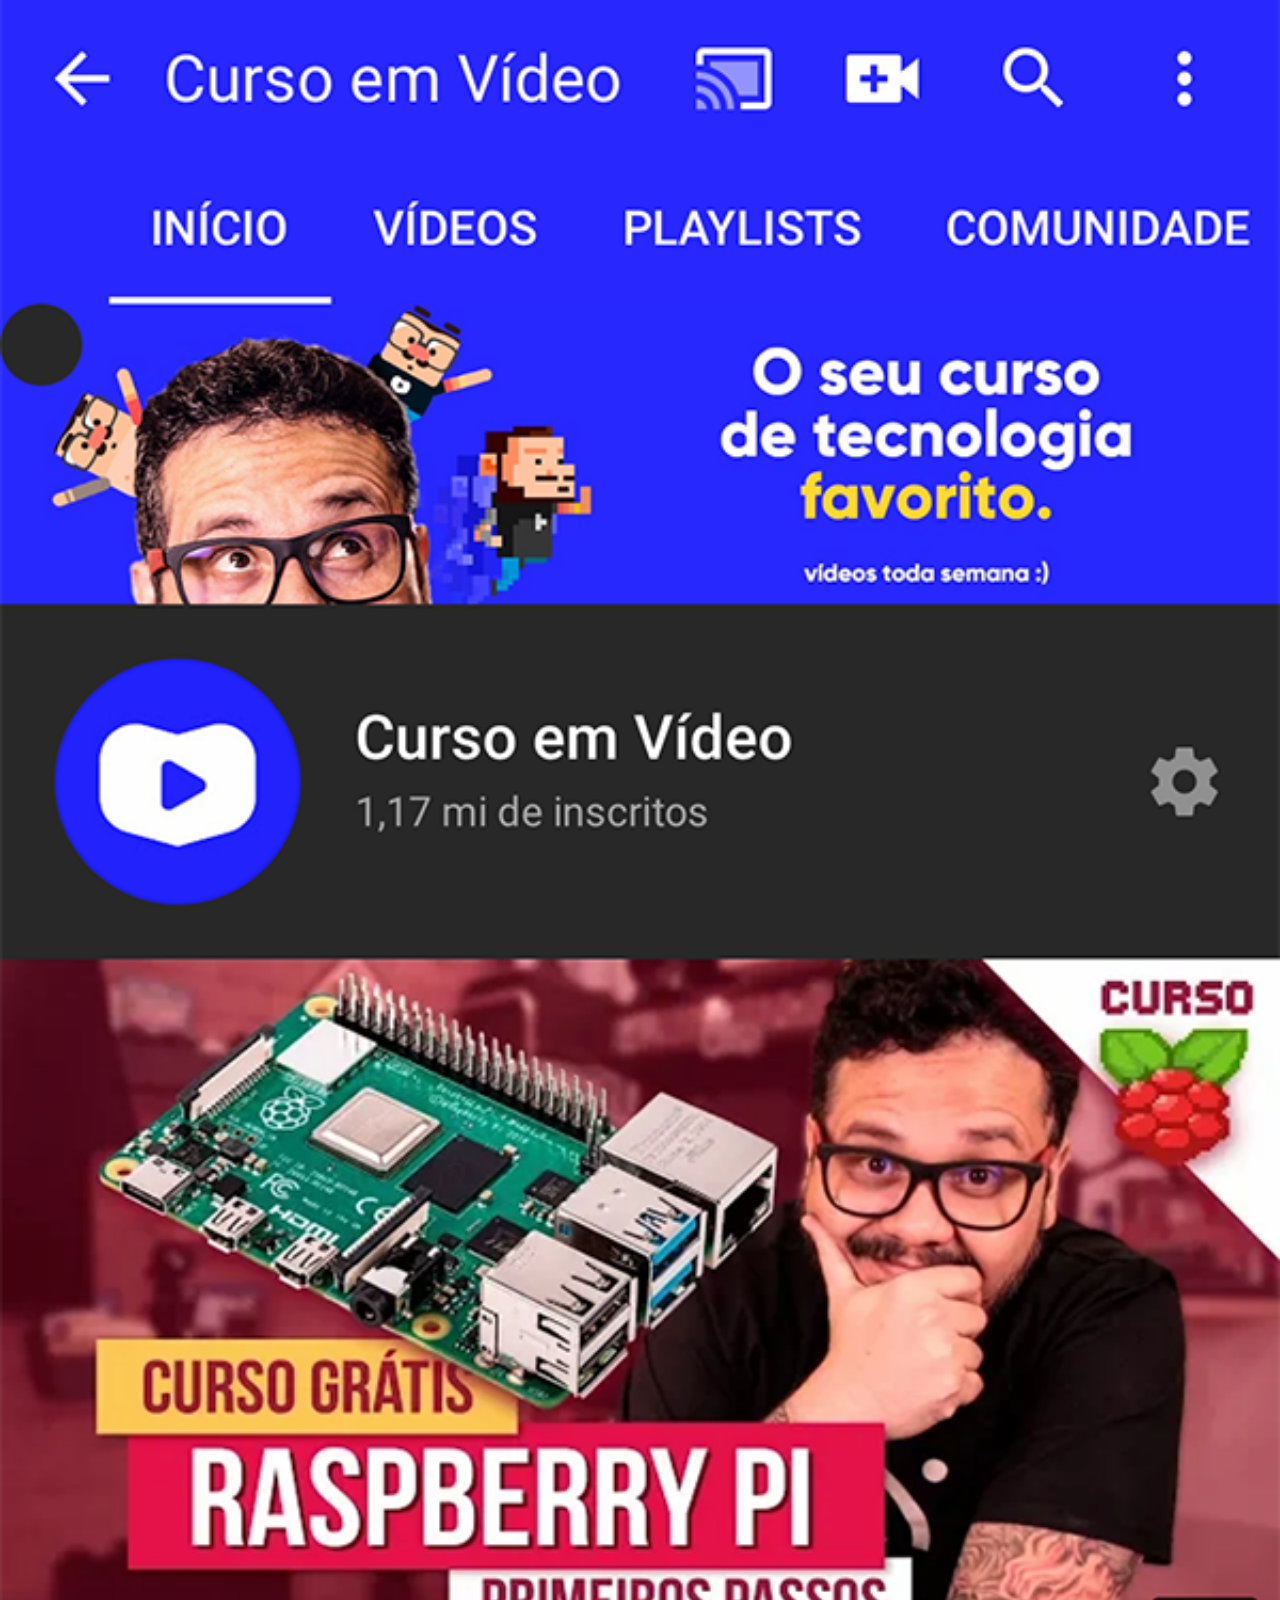
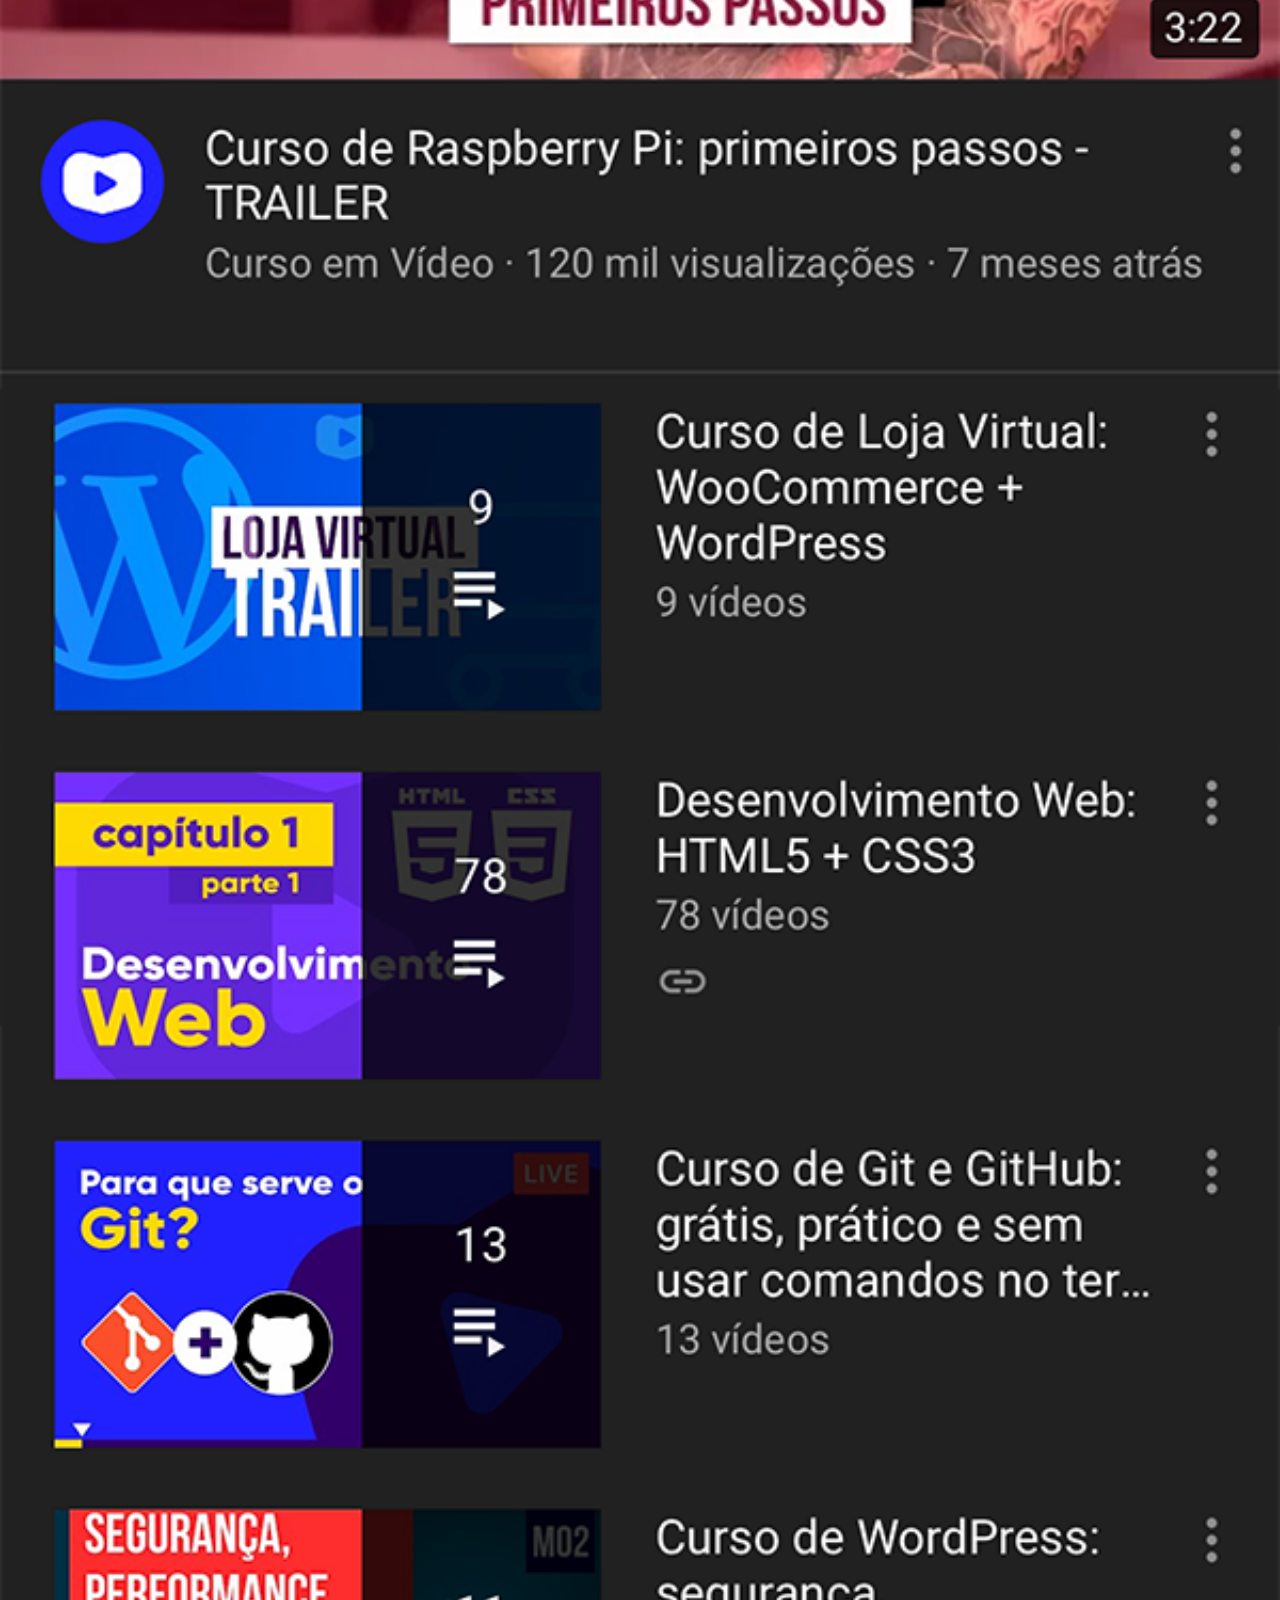
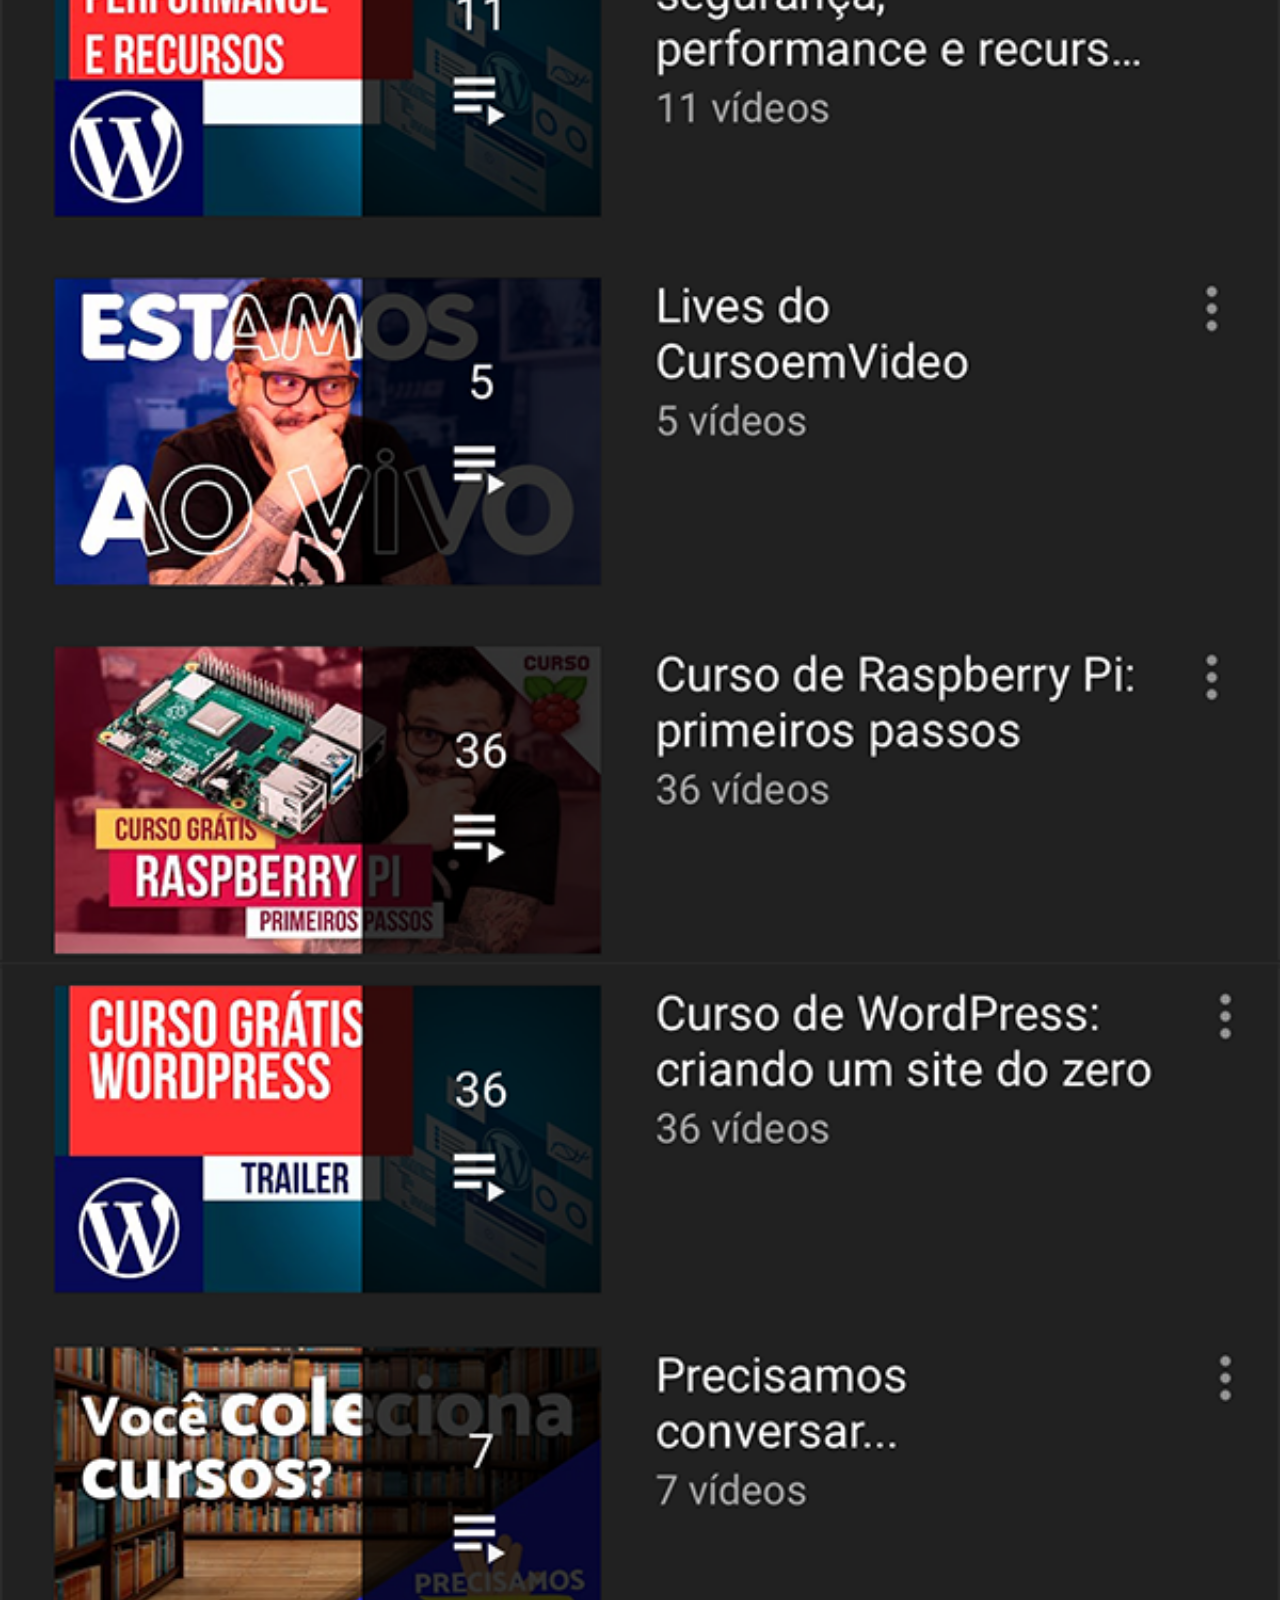
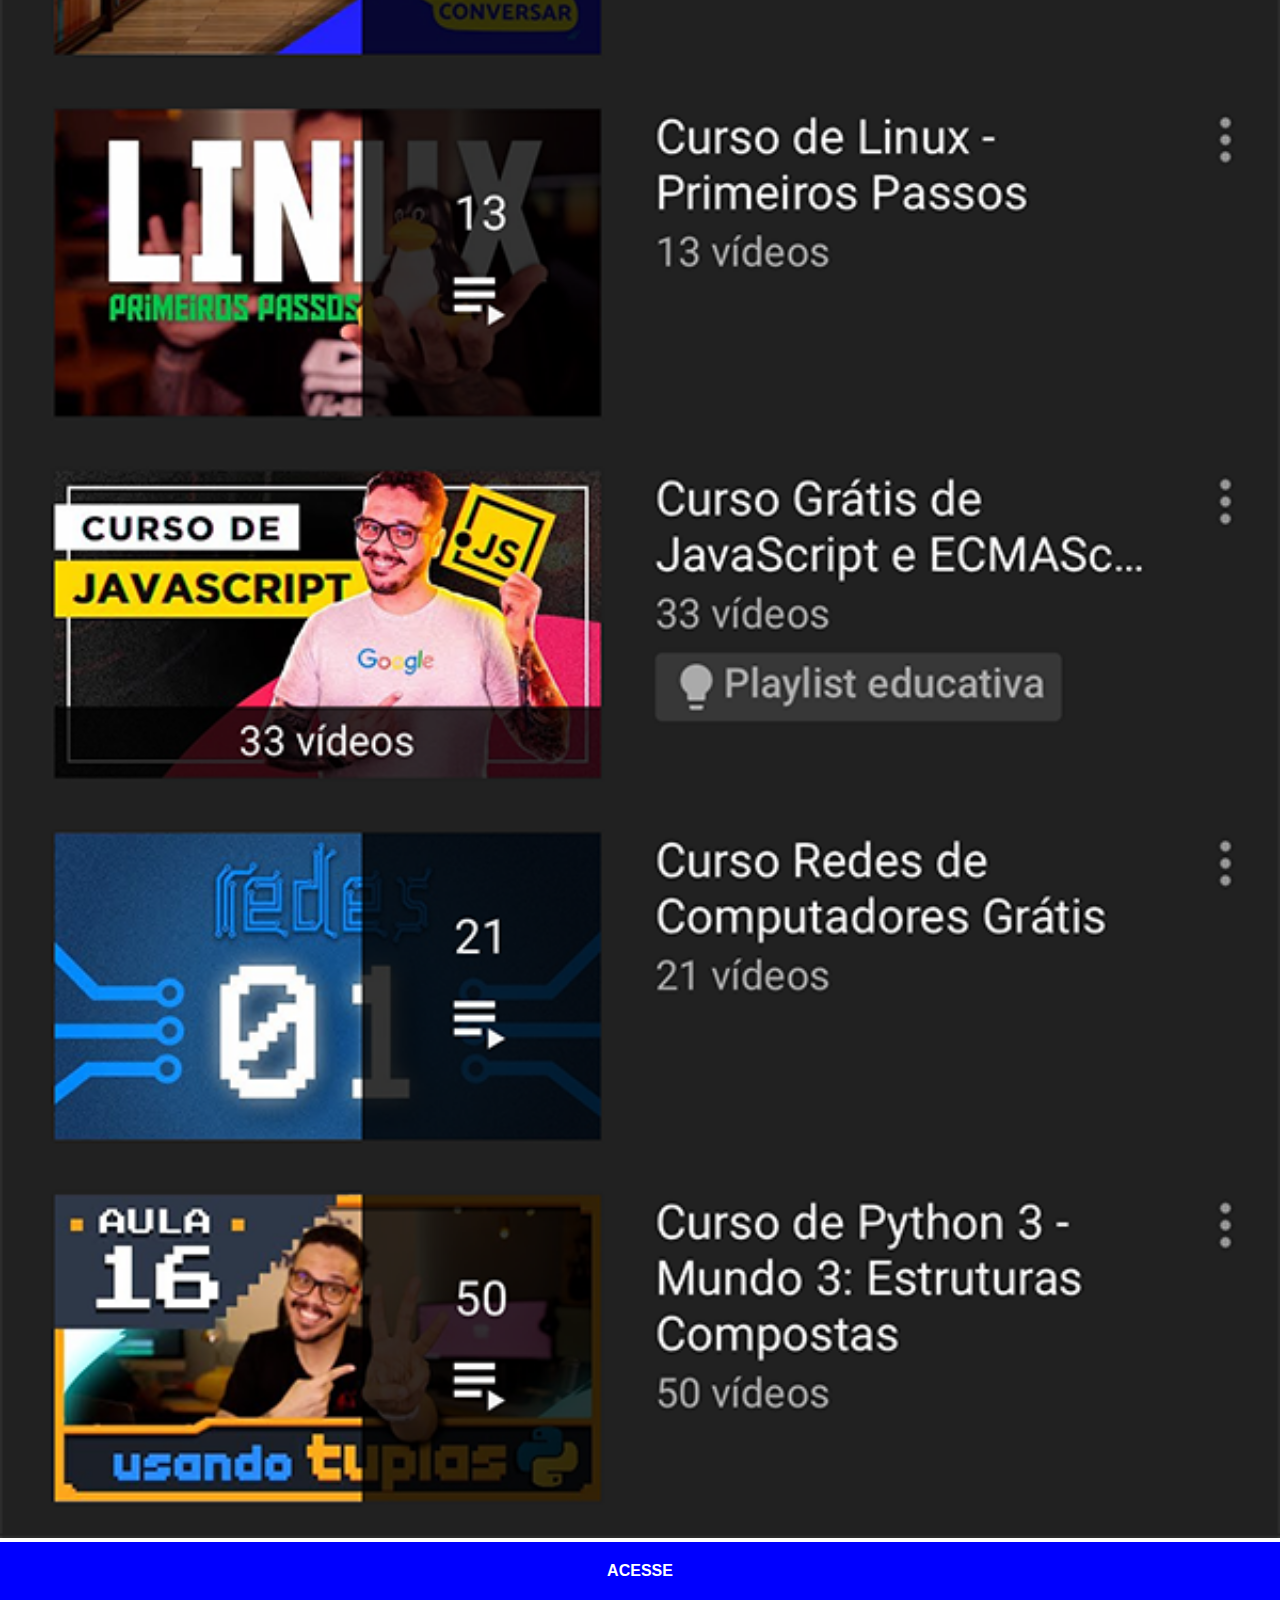
<file: youtube.html>
<!DOCTYPE html>
<html lang="pt-br">
<head>
    <meta charset="UTF-8">
    <meta name="viewport" content="width=device-width, initial-scale=1.0">
    <title>youtube</title>
    <link rel="stylesheet" href="style/social.css">
</head>
<body>
    <img src="imagens/tela-youtube.png" alt="Youtube">
    <a href="https://www.youtube.com/c/CursoemV%C3%ADdeo/playlists" target="_blank">ACESSE</a>
</body>
</html>
</file>
<file: style/style.css>
@charset "UTF-8";

* {
    margin: 0px;
    padding: 0px;
    font-family: Arial, Helvetica, sans-serif;
} 

html, body {
    height: 100vh;
    width: 100vw;
    background-color: black;
}

body{
    background: url('../imagens/fundo-madeira.jpg') no-repeat top center;
    background-size: cover;
    background-attachment: fixed;
}

main {
    height: 100vh;
    position: relative;
}

section#telefone {
    position: absolute;
    top: 50%;
    left: 50%;
    transform: translate(-50%, -50%);

    height: 627px;
    width: 311px;
    background-color: blueviolet;
    background: url('../imagens/frame-iphone.png') no-repeat
}

iframe#tela{
    position: relative;
    top: 80px;
    left: 22px;
    width: 267px;
    height: 471px;
}

section#redes-sociais{
    text-align: right;
}

section#redes-sociais img {
    width: 50px;
    margin: 10px;
    border-radius: 50%;
    box-shadow: 2px 2px 5px rgba(0, 0, 0, 0.400);
    box-sizing: border-box;
}

section#redes-sociais img:hover {
    border: 2px solid rgba(255, 255, 255, 0.637);
    transform: translate(-3px, -3px);
    box-shadow: 5px 5px 10px rgba(0, 0, 0, 0.400);
    transition: transform .5s;
}
</file>
<file: style/social.css>
@charset "UTF-8";

*{
    margin: 0px;
    padding: 0px;
    font-family: Arial, Helvetica, sans-serif;
}

::-webkit-scrollbar{
    width: 0px;
    height: 0px;
}

img{
    width: 100vw;
}

a{
    display: block;
    background-color: blue;
    color: white;
    padding: 20px;
    text-align: center;
    font-weight: bolder;
    text-decoration: none;
}

a:hover{
    background-color: red;
}
</file>
